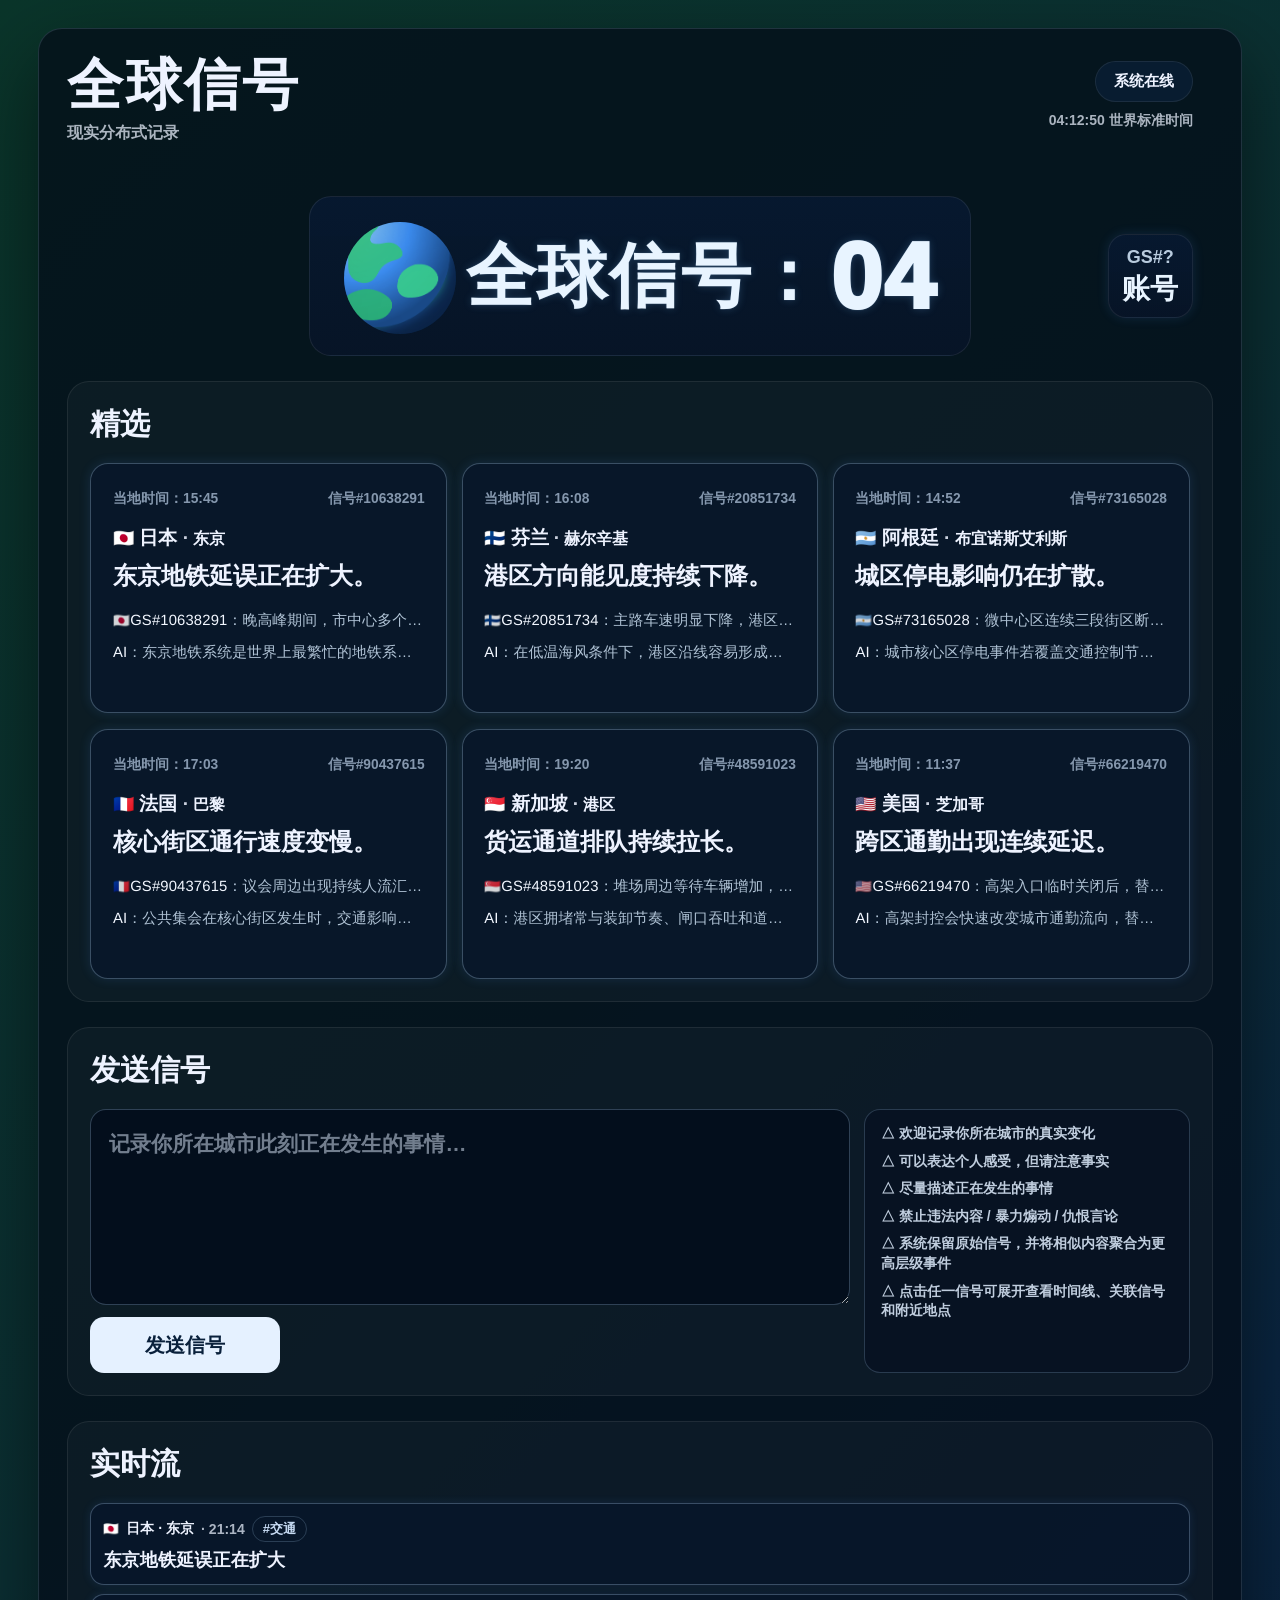
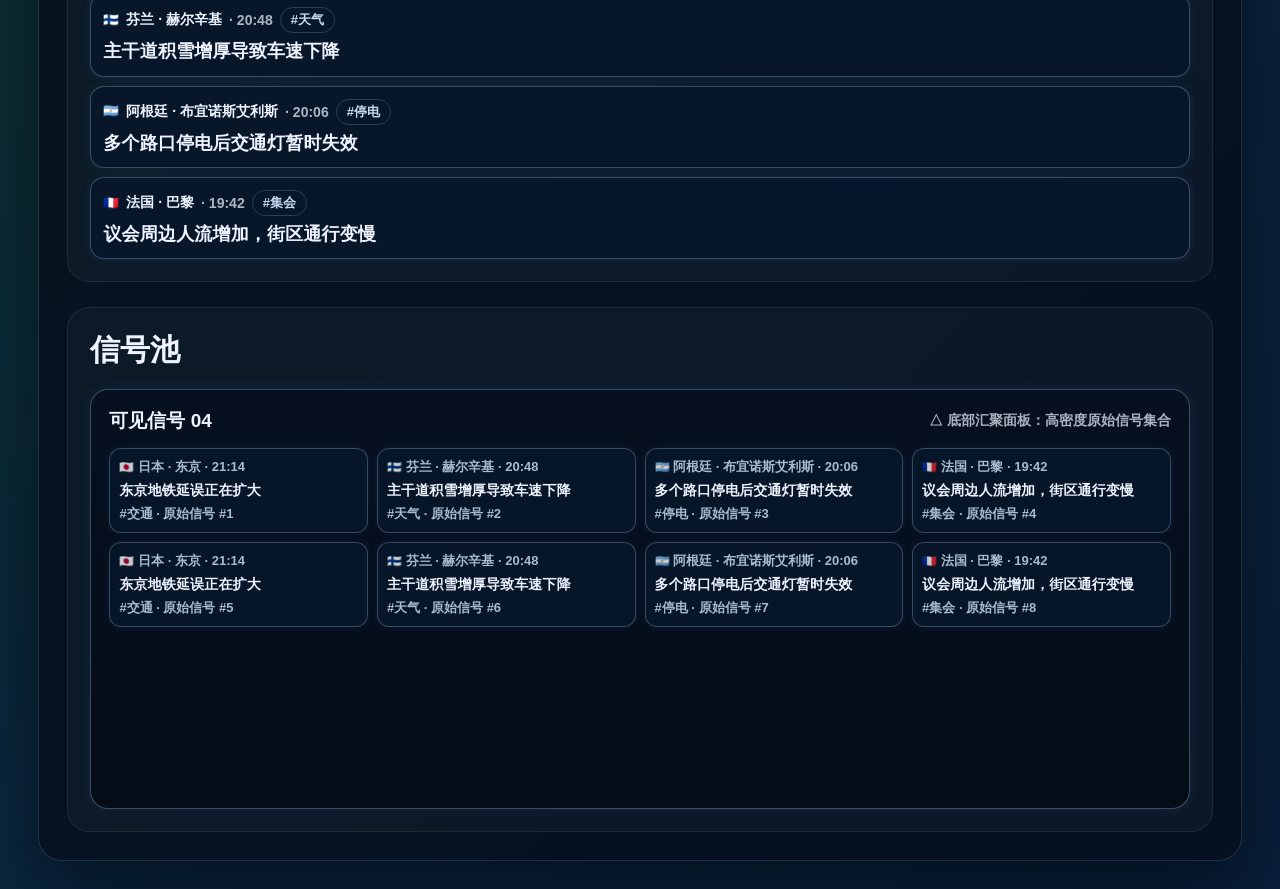
<file: index.html>
<!DOCTYPE html>
<html lang="zh-CN">
<head>
  <meta charset="UTF-8" />
  <meta name="viewport" content="width=device-width, initial-scale=1.0" />
  <title>全球信号</title>
  <meta name="description" content="现实分布式记录" />
  <meta property="og:type" content="website" />
  <meta property="og:site_name" content="全球信号" />
  <meta property="og:title" content="全球信号" />
  <meta property="og:description" content="现实分布式记录" />
  <meta property="og:image" content="https://globalhumansignal.com/share-globe.png?v=20260312-4" />
  <meta property="og:image:secure_url" content="https://globalhumansignal.com/share-globe.png?v=20260312-4" />
  <meta property="og:image:type" content="image/png" />
  <meta property="og:image:width" content="1200" />
  <meta property="og:image:height" content="630" />
  <meta property="og:image:alt" content="全球信号 - 现实分布式记录" />
  <meta name="twitter:card" content="summary_large_image" />
  <meta name="twitter:title" content="全球信号" />
  <meta name="twitter:description" content="现实分布式记录" />
  <meta name="twitter:image" content="https://globalhumansignal.com/share-globe.png?v=20260312-4" />
  <link rel="stylesheet" href="style.css?v=20260312-5" />
</head>
<body>
  <main class="page">
    <header class="header">
      <div class="header-left">
        <h1>全球信号</h1>
        <p>现实分布式记录</p>
      </div>
      <div class="header-right">
        <div class="header-status">系统在线</div>
        <div id="clock" class="header-clock">世界标准时间同步中...</div>
      </div>
    </header>

    <div class="hero-row">
      <section class="hero">
        <h2 id="heroStatus">
          <span class="hero-emoji" aria-hidden="true">
            <img class="hero-globe-img" src="share-globe.png?v=20260312-4" alt="" />
          </span>
          <span class="hero-text">
            <span class="hero-label">全球信号：</span><span class="hero-count">04</span>
          </span>
        </h2>
      </section>
      <button type="button" class="hero-account-entry" data-account-entry aria-label="用户账号入口" aria-expanded="false">
        <p class="hero-account-id">GS#?</p>
        <p class="hero-account-label">账号</p>
      </button>
    </div>

    <section class="section featured">
      <h3 class="section-title">精选</h3>
      <div id="featuredGrid" class="featured-grid">
        <article class="featured-card" data-featured-card>
          <p class="featured-time">当地时间：15:45</p>
          <p class="featured-location"><span class="inline-flag">🇯🇵</span> 日本 · 东京 · 新宿区 西新宿街</p>
          <p class="featured-event">东京地铁中断，多座换乘站延误扩大。</p>
          <p class="featured-origin" data-collapsible><span class="inline-flag">🇯🇵</span>GS#10638291：晚高峰期间，市中心多个换乘站台人流突然聚集，列车间隔拉长，部分乘客滞留在闸机区域等待疏导。</p>
          <p class="featured-translate" data-collapsible>AI翻译：During the evening peak, crowding rapidly built up at multiple central transfer platforms, train intervals lengthened, and some passengers remained in ticket gate areas awaiting guidance.</p>
          <p class="featured-ai" data-collapsible>AI：东京地铁系统是世界上最繁忙的地铁系统之一，出现换乘节点拥堵时，延误可能通过线路耦合效应向周边区域扩散。历史同类事件中，换乘站滞留通常会在 20 至 40 分钟内传导到邻近线路，恢复过程往往慢于拥堵形成过程。</p>
        </article>
        <article class="featured-card" data-featured-card>
          <p class="featured-time">当地时间：16:08</p>
          <p class="featured-location"><span class="inline-flag">🇫🇮</span> 芬兰 · 赫尔辛基 · 中央区 码头街</p>
          <p class="featured-event">主干道降雪增强，港区方向能见度持续下降。</p>
          <p class="featured-origin" data-collapsible><span class="inline-flag">🇫🇮</span>GS#20851734：主路车速明显下降，港区入口出现排队，前车灯可见距离变短，路面开始积雪。</p>
          <p class="featured-translate" data-collapsible>AI翻译：Traffic speed on main roads dropped noticeably, queues formed at the port entrance, visible headlight distance shortened, and snow began to accumulate on the road surface.</p>
          <p class="featured-ai" data-collapsible>AI：在低温海风条件下，港区沿线容易形成持续降雪带，短时能见度下降会优先影响道路和物流枢纽通行效率。若同时伴随侧风增强，车辆通行速度会进一步下滑，清雪与调度压力通常会在晚高峰时段明显上升。</p>
        </article>
        <article class="featured-card" data-featured-card>
          <p class="featured-time">当地时间：14:52</p>
          <p class="featured-location"><span class="inline-flag">🇦🇷</span> 阿根廷 · 布宜诺斯艾利斯</p>
          <p class="featured-event">城区停电扩散，多个路口交通灯暂时失效。</p>
          <p class="featured-origin" data-collapsible><span class="inline-flag">🇦🇷</span>GS#73165028：微中心区连续三段街区断电，商铺临时关闭，主干路口改为人工指挥。</p>
          <p class="featured-translate" data-collapsible>AI翻译：A three-block outage spread across the micro-center area, shops temporarily closed, and major intersections switched to manual traffic control.</p>
          <p class="featured-ai" data-collapsible>AI：城市核心区停电事件若覆盖交通控制节点，通常会先表现为路口拥堵，再逐步影响公共服务与商业活动节奏。电网恢复前，人工指挥与临时绕行会提高道路不确定性，局部拥堵常出现反复峰值。</p>
        </article>
        <article class="featured-card" data-featured-card>
          <p class="featured-time">当地时间：17:03</p>
          <p class="featured-location"><span class="inline-flag">🇫🇷</span> 法国 · 巴黎 · 东十一区 共和街</p>
          <p class="featured-event">公共集会升温，核心街区通行速度变慢。</p>
          <p class="featured-origin" data-collapsible><span class="inline-flag">🇫🇷</span>GS#90437615：议会周边出现持续人流汇聚，部分路段已设置临时分流，车辆平均通行时间上升。</p>
          <p class="featured-translate" data-collapsible>AI翻译：Sustained crowd convergence appeared around the parliament area, temporary diversions were set on some roads, and average vehicle travel time increased.</p>
          <p class="featured-ai" data-collapsible>AI：公共集会在核心街区发生时，交通影响通常先出现在边界道路，随后向外围连接路网扩散。若现场持续时间超过预期，分流策略需要动态调整，否则外围道路会出现延后性拥堵波峰。</p>
        </article>
        <article class="featured-card" data-featured-card>
          <p class="featured-time">当地时间：19:20</p>
          <p class="featured-location"><span class="inline-flag">🇸🇬</span> 新加坡 · 港区</p>
          <p class="featured-event">港口拥堵上升，货运通道排队时间继续拉长。</p>
          <p class="featured-origin" data-collapsible><span class="inline-flag">🇸🇬</span>GS#48591023：堆场周边等待车辆增加，装卸节奏变慢，主入口通行周期比平时更长。</p>
          <p class="featured-translate" data-collapsible>AI翻译：More vehicles queued around the yard area, loading and unloading pace slowed, and the main gate cycle became longer than usual.</p>
          <p class="featured-ai" data-collapsible>AI：港区拥堵常与装卸节奏、闸口吞吐和道路协同有关，短时波动会放大到城市物流链条。若车辆等候时间持续拉长，仓储与配送计划会被迫重排，次日早间通行压力也可能被同步抬高。</p>
        </article>
        <article class="featured-card" data-featured-card>
          <p class="featured-time">当地时间：11:37</p>
          <p class="featured-location"><span class="inline-flag">🇺🇸</span> 美国 · 芝加哥 · 库克郡 湖滨街</p>
          <p class="featured-event">高架封控临时扩大，跨区通勤出现连续延迟。</p>
          <p class="featured-origin" data-collapsible><span class="inline-flag">🇺🇸</span>GS#66219470：高架入口临时关闭后，替代路线车流叠加，多个匝道出现长队。</p>
          <p class="featured-translate" data-collapsible>AI翻译：After the elevated-road entrance was temporarily closed, traffic stacked on alternate routes and long queues appeared at multiple ramps.</p>
          <p class="featured-ai" data-collapsible>AI：高架封控会快速改变城市通勤流向，替代路线负载上升后，拥堵往往表现为分段式持续延迟。若匝道与地面路网衔接点缺乏缓冲，拥堵将呈现“短时缓解后再次抬升”的循环特征。</p>
        </article>
      </div>
    </section>

    <section class="section submit">
      <h3 class="section-title">发送信号</h3>
      <div class="submit-layout">
        <div class="submit-left">
          <textarea id="message" placeholder="记录你所在城市此刻正在发生的事情…"></textarea>
          <button id="submitSignal" type="button" class="submit-btn">发送信号</button>
        </div>
        <div class="submit-rules">
          <p>△ 欢迎记录你所在城市的真实变化</p>
          <p>△ 可以表达个人感受，但请注意事实</p>
          <p>△ 尽量描述正在发生的事情</p>
          <p>△ 禁止违法内容 / 暴力煽动 / 仇恨言论</p>
          <p>△ 系统保留原始信号，并将相似内容聚合为更高层级事件</p>
          <p>△ 点击任一信号可展开查看时间线、关联信号和附近地点</p>
        </div>
      </div>
    </section>

    <section class="section live-feed">
      <h3 class="section-title">实时流</h3>
      <div id="flowList" class="live-list"></div>
    </section>

    <section class="section signal-pool">
      <h3 class="section-title">信号池</h3>
      <div class="pool-panel">
        <div class="pool-head">
          <div class="pool-count" id="poolCount">可见信号 04</div>
          <div class="pool-note">△ 底部汇聚面板：高密度原始信号集合</div>
        </div>
        <div id="poolGrid" class="pool-grid"></div>
      </div>
    </section>
  </main>

  <script src="script.js?v=20260312-5"></script>
</body>
</html>
</file>
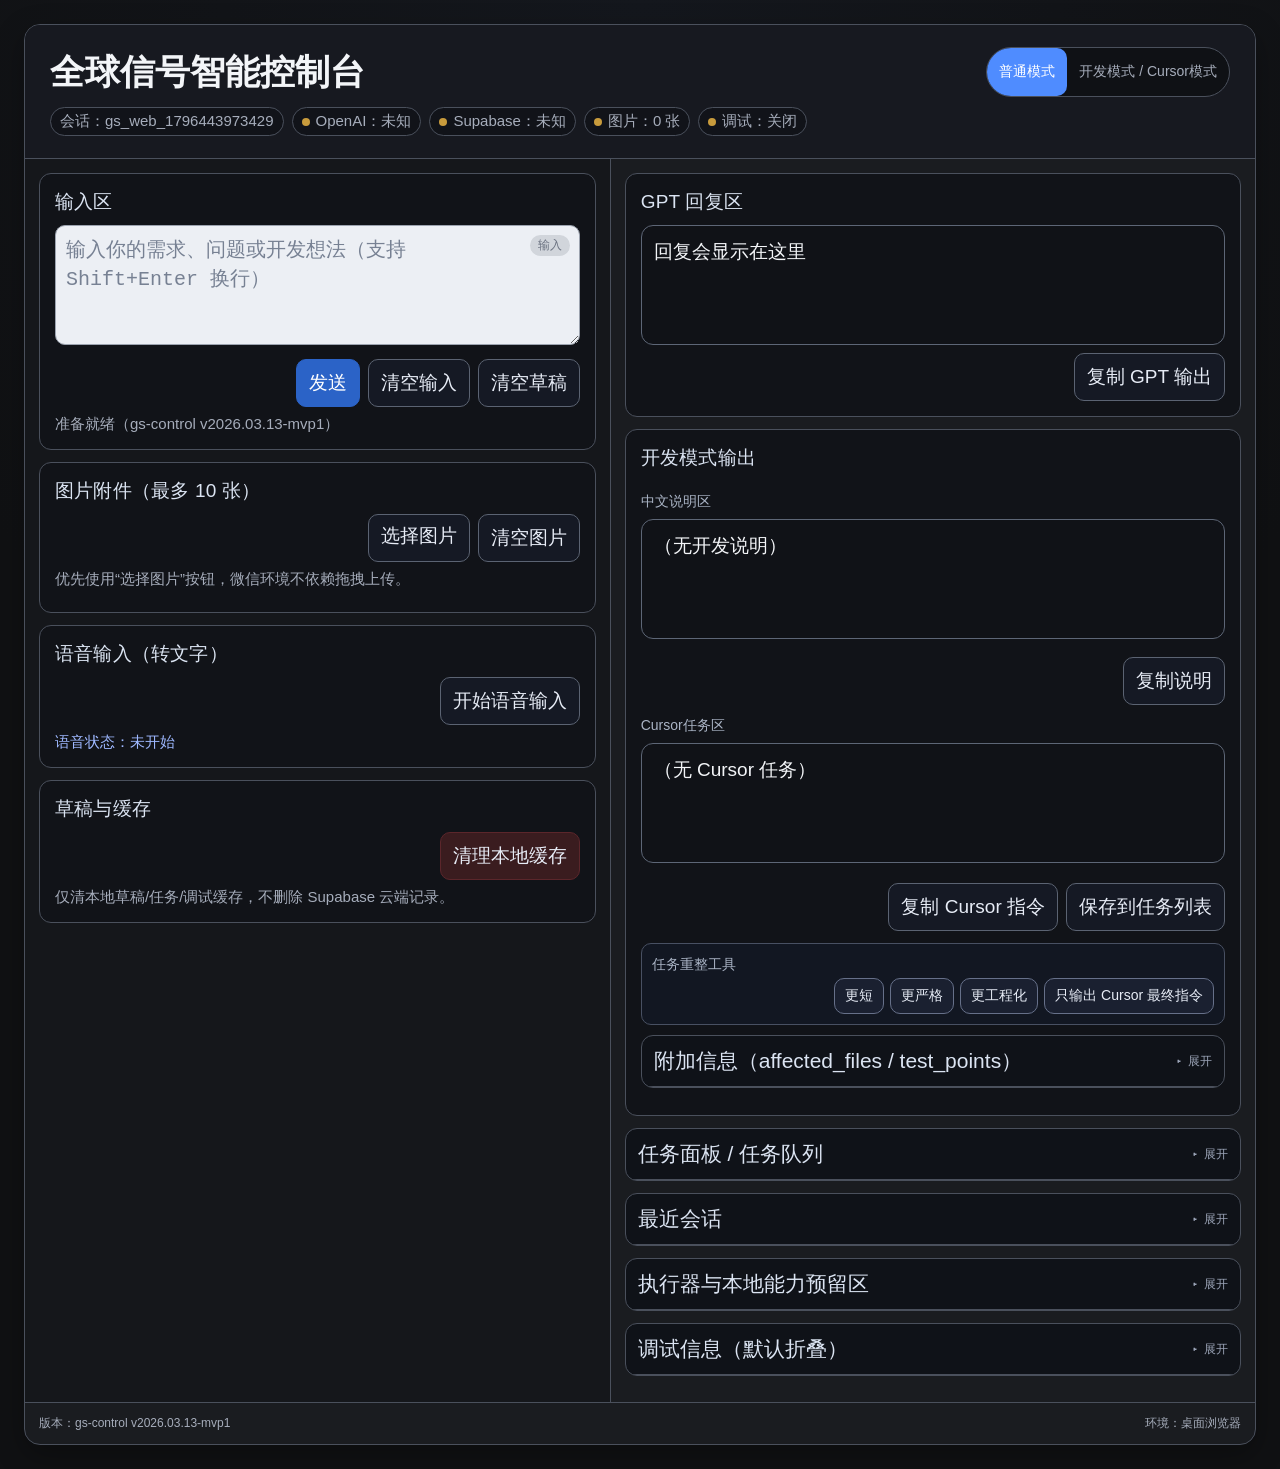
<file: gs-control.html>
<!DOCTYPE html>
<html lang="zh-CN">
<head>
  <meta charset="UTF-8" />
  <meta name="viewport" content="width=device-width, initial-scale=1.0, viewport-fit=cover" />
  <meta http-equiv="Cache-Control" content="no-store, no-cache, must-revalidate, max-age=0" />
  <meta http-equiv="Pragma" content="no-cache" />
  <meta http-equiv="Expires" content="0" />
  <title>全球信号智能控制台</title>
  <style>
    :root {
      --bg: #101113;
      --panel: #1a1c20;
      --panel-soft: #15171b;
      --border: #4a505c;
      --text: #f3f5f8;
      --muted: #a6adbb;
      --accent: #4f8cff;
      --danger: #d45a5a;
      --ok: #32b87b;
      --warn: #c89b3c;
      --radius: 12px;
    }

    * {
      box-sizing: border-box;
    }

    body {
      margin: 0;
      min-height: 100vh;
      font-family: "Segoe UI", Arial, sans-serif;
      background: radial-gradient(circle at top, #14171d 0%, var(--bg) 52%);
      color: var(--text);
      padding: 24px;
      padding-bottom: max(24px, env(safe-area-inset-bottom));
      display: flex;
      justify-content: center;
      align-items: center;
    }

    .app {
      width: min(1950px, calc(100vw - 48px));
      margin: 0;
      border: 1px solid var(--border);
      background: var(--panel);
      border-radius: 16px;
      box-shadow: 0 10px 30px rgba(0, 0, 0, 0.3);
      overflow: hidden;
    }

    .header {
      padding: 14px 16px;
      border-bottom: 1px solid var(--border);
      background: #171920;
    }

    .header-top {
      display: flex;
      flex-wrap: wrap;
      gap: 10px 14px;
      justify-content: space-between;
      align-items: center;
    }

    .title {
      margin: 0;
      font-size: 22px;
    }

    .mode-switch {
      display: inline-flex;
      border: 1px solid var(--border);
      border-radius: 999px;
      overflow: hidden;
      background: #0f1115;
    }

    .mode-btn {
      border: none;
      color: var(--muted);
      background: transparent;
      padding: 8px 12px;
      cursor: pointer;
      font-size: 14px;
    }

    .mode-btn.active {
      background: var(--accent);
      color: #fff;
    }

    .chips {
      display: flex;
      flex-wrap: wrap;
      gap: 8px;
      margin-top: 10px;
    }

    .chip {
      display: inline-flex;
      align-items: center;
      gap: 6px;
      border-radius: 999px;
      border: 1px solid var(--border);
      padding: 4px 9px;
      font-size: 12px;
      color: var(--muted);
      background: #111319;
    }

    .chip-dot {
      width: 8px;
      height: 8px;
      border-radius: 50%;
      background: #666;
    }

    .chip-ok .chip-dot { background: var(--ok); }
    .chip-warn .chip-dot { background: var(--warn); }
    .chip-bad .chip-dot { background: var(--danger); }

    .wechat-tip {
      margin-top: 10px;
      border: 1px solid #36517a;
      background: #142133;
      color: #b9d5ff;
      padding: 8px 10px;
      border-radius: 8px;
      font-size: 13px;
    }

    .main {
      display: grid;
      grid-template-columns: 1fr 1.1fr;
      gap: 0;
      min-height: 520px;
    }

    .left, .right {
      padding: 14px;
    }

    #rightTools {
      display: block;
    }

    .left {
      border-right: 1px solid var(--border);
      background: var(--panel-soft);
    }

    .section {
      border: 1px solid var(--border);
      border-radius: var(--radius);
      background: #111318;
      padding: 12px;
      margin-bottom: 12px;
    }

    .section-title {
      margin: 0 0 10px;
      font-size: 23px;
      color: #dbe4f2;
      font-weight: 500;
      letter-spacing: 0.2px;
    }

    textarea {
      width: 100%;
      min-height: 120px;
      border: 1px solid #9ca3af;
      border-radius: 10px;
      background: #eceff4;
      color: #1f2937;
      padding: 10px;
      resize: vertical;
      font-size: 15px;
      line-height: 1.45;
    }

    textarea::placeholder,
    input::placeholder {
      color: #778193;
    }

    .btn-row {
      display: flex;
      flex-wrap: wrap;
      gap: 8px;
      margin-top: 10px;
      justify-content: flex-end;
    }

    button, .file-btn {
      border: 1px solid #5b6372;
      border-radius: 10px;
      background: #151924;
      color: #e7ecf6;
      padding: 8px 12px;
      cursor: pointer;
      font-size: 14px;
      min-height: 38px;
    }

    button.primary {
      background: #2b63c7;
      border-color: #2b63c7;
      color: #fff;
    }

    button.danger {
      background: #3a1c1f;
      border-color: #5b262b;
    }

    button:disabled {
      opacity: 0.55;
      cursor: not-allowed;
    }

    .file-btn input {
      display: none;
    }

    .inline-note {
      margin-top: 8px;
      font-size: 12px;
      color: var(--muted);
    }

    .preview-wrap {
      display: grid;
      grid-template-columns: repeat(auto-fill, minmax(88px, 1fr));
      gap: 8px;
      margin-top: 8px;
    }

    .thumb {
      position: relative;
      border: 1px solid var(--border);
      border-radius: 10px;
      overflow: hidden;
      background: #0a0b0f;
      aspect-ratio: 1 / 1;
    }

    .thumb img {
      width: 100%;
      height: 100%;
      object-fit: cover;
      display: block;
    }

    .thumb button {
      position: absolute;
      right: 4px;
      top: 4px;
      border-radius: 8px;
      padding: 4px 6px;
      min-height: 20px;
      font-size: 11px;
      background: rgba(0, 0, 0, 0.7);
      border-color: rgba(255, 255, 255, 0.25);
    }

    .status {
      margin-top: 8px;
      color: var(--muted);
      min-height: 18px;
      font-size: 13px;
    }

    .voice-state {
      margin-top: 8px;
      color: #9eb8ff;
      font-size: 13px;
    }

    .output-box {
      border: 1px solid #5d6676;
      border-radius: var(--radius);
      background: #101217;
      padding: 12px;
      min-height: 120px;
      white-space: pre-wrap;
      word-break: break-word;
      overflow-wrap: anywhere;
      line-height: 1.5;
      font-size: 14px;
    }

    .output-actions {
      margin-top: 8px;
      display: flex;
      flex-wrap: wrap;
      gap: 8px;
      justify-content: flex-end;
    }

    .muted {
      color: var(--muted);
      font-size: 12px;
    }

    .dev-only {
      display: none;
    }

    body.mode-dev .dev-only {
      display: block;
    }

    .dev-panel {
      display: grid;
      gap: 10px;
    }

    .dev-subtitle {
      color: #aab4c5;
      font-size: 14px;
      margin-top: 2px;
      margin-bottom: -2px;
    }

    .task-primary-actions {
      margin-top: 10px;
    }

    .refine-wrap {
      border: 1px solid #485062;
      background: #121722;
      border-radius: 10px;
      padding: 10px;
      margin-top: 2px;
    }

    .task-refine-actions {
      margin-top: 6px;
      gap: 6px;
    }

    .task-refine-actions button {
      font-size: 14px;
      min-height: 36px;
      padding: 6px 10px;
      border-color: #667089;
      background: #1a2030;
    }

    body.mode-dev .normal-only {
      display: none;
    }

    details {
      border: 1px solid var(--border);
      border-radius: var(--radius);
      background: #0f1218;
      margin-bottom: 12px;
      overflow: hidden;
    }

    summary {
      list-style: none;
      cursor: pointer;
      padding: 11px 12px;
      border-bottom: 1px solid var(--border);
      color: var(--muted);
      user-select: none;
      font-size: 21px;
      font-weight: 500;
      color: #dbe4f2;
      display: flex;
      align-items: center;
      justify-content: space-between;
      gap: 10px;
    }

    summary::-webkit-details-marker {
      display: none;
    }

    .details-body {
      padding: 10px 12px;
      border-top: 1px solid rgba(255, 255, 255, 0.05);
      opacity: 1;
    }

    .fold-indicator {
      display: inline-flex;
      align-items: center;
      gap: 6px;
      color: #9ca5b8;
      font-size: 12px;
      font-weight: 500;
    }

    .fold-arrow {
      display: inline-block;
      transition: transform 0.35s ease;
    }

    .fold-open {
      display: inline;
    }

    .fold-close {
      display: none;
    }

    details[open] > summary .fold-arrow {
      transform: rotate(90deg);
    }

    details[open] > summary .fold-open {
      display: none;
    }

    details[open] > summary .fold-close {
      display: inline;
    }

    .task-item {
      border: 1px solid var(--border);
      border-radius: 10px;
      background: #0f1218;
      padding: 10px;
      margin-bottom: 8px;
    }

    .task-head {
      display: flex;
      justify-content: space-between;
      gap: 8px;
      align-items: center;
      margin-bottom: 8px;
      font-size: 12px;
      color: var(--muted);
    }

    .task-title {
      width: 100%;
      border: 1px solid #9ca3af;
      border-radius: 8px;
      background: #eceff4;
      color: #1f2937;
      padding: 6px 8px;
      margin-bottom: 8px;
    }

    .task-content {
      width: 100%;
      min-height: 90px;
      margin-bottom: 8px;
      font-size: 13px;
      border: 1px solid #9ca3af;
      background: #eceff4;
      color: #1f2937;
    }

    .input-shell {
      position: relative;
    }

    .input-shell > textarea,
    .input-shell > input {
      padding-right: 64px;
    }

    .input-tag {
      position: absolute;
      right: 10px;
      top: 10px;
      background: #d1d5db;
      color: #6b7280;
      border-radius: 999px;
      font-size: 12px;
      padding: 2px 8px;
      pointer-events: none;
      opacity: 0;
      transition: opacity 0.3s ease;
    }

    .input-shell.is-empty .input-tag {
      opacity: 1;
    }

    .task-actions {
      display: flex;
      flex-wrap: wrap;
      gap: 8px;
      justify-content: flex-end;
    }

    .footer {
      border-top: 1px solid var(--border);
      padding: 12px 14px;
      color: var(--muted);
      font-size: 12px;
      display: flex;
      justify-content: space-between;
      gap: 8px;
      flex-wrap: wrap;
    }

    @media (max-width: 900px) {
      body {
        padding: 8px;
        padding-bottom: calc(16px + env(safe-area-inset-bottom));
        display: block;
      }
      .main {
        grid-template-columns: 1fr;
        gap: 8px;
      }
      .left {
        border-right: none;
        border-top: 1px solid var(--border);
        border-bottom: none;
      }
      .title {
        font-size: 19px;
      }
      textarea {
        min-height: 108px;
      }
      button, .file-btn {
        min-height: 42px;
      }
      .right details {
        margin-bottom: 8px;
      }
      .main > #rightTools {
        padding: 0 14px 14px;
        background: var(--panel-soft);
        border-top: 1px solid var(--border);
      }
      .task-refine-actions {
        justify-content: flex-start;
      }
      .task-refine-actions button {
        width: 100%;
      }
    }

    /* 移动端专用布局：回复在上，输入和语音靠近，在其下方 */
    @media (max-width: 768px) {
      .main {
        display: flex;
        flex-direction: column;
      }
      #rightPanel {
        order: 1;
      }
      #leftPanel {
        order: 2;
        display: flex;
        flex-direction: column;
      }
      #rightTools {
        order: 3;
      }
      .section-input {
        order: 1;
      }
      .section-voice {
        order: 2;
      }
      .section-images {
        order: 3;
      }
      .section-cache {
        order: 4;
      }
    }

    @media (min-width: 1200px) {
      .header {
        padding: 22px 25px;
      }
      .title {
        font-size: 35px;
      }
      .section-title {
        font-size: 19px;
      }
      textarea {
        font-size: 20px;
      }
      .output-box {
        font-size: 19px;
      }
      button, .file-btn {
        font-size: 19px;
        min-height: 48px;
      }
      .main {
        min-height: 775px;
      }
      .section {
        padding: 15px;
      }
      .status,
      .voice-state,
      .muted,
      .inline-note,
      .chip {
        font-size: 15px;
      }
    }

  </style>
</head>
<body class="mode-normal">
  <div class="app">
    <header class="header">
      <div class="header-top">
        <h1 class="title">全球信号智能控制台</h1>
        <div class="mode-switch" id="modeSwitch">
          <button class="mode-btn active" data-mode="normal" type="button">普通模式</button>
          <button class="mode-btn" data-mode="dev" type="button">开发模式 / Cursor模式</button>
        </div>
      </div>
      <div class="chips">
        <span class="chip" id="chipSession">会话：-</span>
        <span class="chip chip-warn" id="chipOpenAI"><span class="chip-dot"></span>OpenAI：未知</span>
        <span class="chip chip-warn" id="chipSupabase"><span class="chip-dot"></span>Supabase：未知</span>
        <span class="chip chip-warn" id="chipUpload"><span class="chip-dot"></span>图片：0 张</span>
        <span class="chip chip-warn" id="chipDebug"><span class="chip-dot"></span>调试：关闭</span>
      </div>
      <div class="wechat-tip" id="wechatTip" style="display:none;">当前为微信内置浏览器，已启用兼容模式。</div>
    </header>

    <main class="main" id="mainLayout">
      <section class="left" id="leftPanel">
        <div class="section section-input">
          <h3 class="section-title">输入区</h3>
          <div class="input-shell is-empty">
            <textarea id="messageInput" placeholder="输入你的需求、问题或开发想法（支持 Shift+Enter 换行）"></textarea>
            <span class="input-tag">输入</span>
          </div>
          <div class="btn-row">
            <button type="button" class="primary" id="sendBtn">发送</button>
            <button type="button" id="clearInputBtn">清空输入</button>
            <button type="button" id="clearDraftBtn">清空草稿</button>
          </div>
          <div class="status" id="statusText"></div>
        </div>

        <div class="section section-images">
          <h3 class="section-title">图片附件（最多 10 张）</h3>
          <div class="btn-row">
            <label class="file-btn" for="imageInput">
              选择图片
              <input id="imageInput" type="file" accept="image/*" multiple />
            </label>
            <button type="button" id="clearImageBtn">清空图片</button>
          </div>
          <div class="inline-note">优先使用“选择图片”按钮，微信环境不依赖拖拽上传。</div>
          <div class="preview-wrap" id="previewWrap"></div>
        </div>

        <div class="section section-voice">
          <h3 class="section-title">语音输入（转文字）</h3>
          <div class="btn-row">
            <button type="button" id="voiceBtn">开始语音输入</button>
          </div>
          <div class="voice-state" id="voiceState">语音状态：未开始</div>
        </div>

        <div class="section section-cache">
          <h3 class="section-title">草稿与缓存</h3>
          <div class="btn-row">
            <button type="button" id="clearCacheBtn" class="danger">清理本地缓存</button>
          </div>
          <div class="inline-note">仅清本地草稿/任务/调试缓存，不删除 Supabase 云端记录。</div>
        </div>
      </section>

      <section class="right" id="rightPanel">
        <div class="section normal-only">
          <h3 class="section-title">GPT 回复区</h3>
          <div class="output-box" id="normalOutput">回复会显示在这里</div>
          <div class="output-actions">
            <button type="button" id="copyReplyBtn">复制 GPT 输出</button>
          </div>
        </div>

        <div class="section dev-only dev-panel">
          <h3 class="section-title">开发模式输出</h3>
          <div class="dev-subtitle">中文说明区</div>
          <div class="output-box" id="devSummaryOutput">开发模式下会显示 GPT 的中文说明</div>
          <div class="output-actions">
            <button type="button" id="copySummaryBtn">复制说明</button>
          </div>

          <div class="dev-subtitle">Cursor任务区</div>
          <div class="output-box" id="devTaskOutput">开发模式下会显示可发送给 Cursor 的任务</div>
          <div class="output-actions task-primary-actions">
            <button type="button" id="copyTaskBtn">复制 Cursor 指令</button>
            <button type="button" id="saveTaskBtn">保存到任务列表</button>
          </div>
          <div class="refine-wrap">
            <div class="dev-subtitle">任务重整工具</div>
            <div class="output-actions task-refine-actions">
              <button type="button" data-refine="short">更短</button>
              <button type="button" data-refine="strict">更严格</button>
              <button type="button" data-refine="engineering">更工程化</button>
              <button type="button" data-refine="cursor_only">只输出 Cursor 最终指令</button>
            </div>
          </div>
          <details>
            <summary><span>附加信息（affected_files / test_points）</span><span class="fold-indicator"><span class="fold-arrow">▸</span><span class="fold-open">展开</span><span class="fold-close">收起</span></span></summary>
            <div class="details-body output-box" id="devMetaOutput">暂无</div>
          </details>
        </div>

        <div id="rightTools">
        <details>
          <summary><span>任务面板 / 任务队列</span><span class="fold-indicator"><span class="fold-arrow">▸</span><span class="fold-open">展开</span><span class="fold-close">收起</span></span></summary>
          <div class="details-body">
            <div class="muted">本地任务缓存，刷新不丢失。可选同步 Supabase 云端。</div>
            <div class="btn-row">
              <button type="button" id="toggleCloudSyncBtn">云端同步：关闭</button>
              <button type="button" id="pullCloudTasksBtn">拉取云端任务</button>
            </div>
            <div id="taskList"></div>
          </div>
        </details>

        <details>
          <summary><span>最近会话</span><span class="fold-indicator"><span class="fold-arrow">▸</span><span class="fold-open">展开</span><span class="fold-close">收起</span></span></summary>
          <div class="details-body">
            <select id="sessionSelect"></select>
            <div class="btn-row">
              <button type="button" id="newSessionBtn">新建会话</button>
            </div>
          </div>
        </details>

        <details>
          <summary><span>执行器与本地能力预留区</span><span class="fold-indicator"><span class="fold-arrow">▸</span><span class="fold-open">展开</span><span class="fold-close">收起</span></span></summary>
          <div class="details-body">
            <div class="muted">本阶段只做占位，不假装已打通。</div>
            <div class="btn-row">
              <button type="button" id="sendExecutorBtn">发送到执行器（预留）</button>
              <button type="button" id="projectScanBtn">项目文件扫描（预留）</button>
              <button type="button" id="codeAnalyzeBtn">代码分析（预留）</button>
              <button type="button" id="memoryReadBtn">本地记忆库读取（预留）</button>
            </div>
          </div>
        </details>

        <details id="debugDetails">
          <summary><span>调试信息（默认折叠）</span><span class="fold-indicator"><span class="fold-arrow">▸</span><span class="fold-open">展开</span><span class="fold-close">收起</span></span></summary>
          <div class="details-body">
            <div class="output-box" id="debugOutput">暂无调试信息</div>
            <details>
              <summary><span>网络状态小面板</span><span class="fold-indicator"><span class="fold-arrow">▸</span><span class="fold-open">展开</span><span class="fold-close">收起</span></span></summary>
              <div class="details-body output-box" id="networkPanel">暂无</div>
            </details>
            <div class="btn-row">
              <button type="button" id="toggleDebugBtn">切换调试开关</button>
            </div>
          </div>
        </details>
        </div>
      </section>
    </main>

    <footer class="footer">
      <span>版本：gs-control v2026.03.13-mvp1</span>
      <span id="envText">环境：检测中</span>
    </footer>
  </div>

  <script>
    const BUILD_VERSION = "gs-control v2026.03.13-mvp1";
    const STORAGE_KEYS = {
      state: "gs_control_state_v1",
      tasks: "gs_control_tasks_v1",
      sessions: "gs_control_sessions_v1"
    };

    const state = {
      mode: "normal",
      sessionId: "",
      selectedImages: [],
      isSending: false,
      isRecording: false,
      debugEnabled: false,
      cloudTaskSync: false,
      wechatCompat: /MicroMessenger/i.test(navigator.userAgent),
      isMobile: /Android|iPhone|iPad|iPod|Mobile/i.test(navigator.userAgent),
      lastError: "",
      lastRequestMs: 0,
      lastInputFromVoice: false,
      devOutput: {
        human_summary: "",
        cursor_task_title: "",
        cursor_task_prompt: "",
        affected_files: [],
        notes: [],
        risk: [],
        test_points: []
      }
    };

    const $ = (id) => document.getElementById(id);
    const els = {
      mainLayout: $("mainLayout"),
      leftPanel: $("leftPanel"),
      rightPanel: $("rightPanel"),
      rightTools: $("rightTools"),
      modeSwitch: $("modeSwitch"),
      messageInput: $("messageInput"),
      sendBtn: $("sendBtn"),
      clearInputBtn: $("clearInputBtn"),
      clearDraftBtn: $("clearDraftBtn"),
      imageInput: $("imageInput"),
      clearImageBtn: $("clearImageBtn"),
      previewWrap: $("previewWrap"),
      voiceBtn: $("voiceBtn"),
      voiceState: $("voiceState"),
      statusText: $("statusText"),
      normalOutput: $("normalOutput"),
      copyReplyBtn: $("copyReplyBtn"),
      devSummaryOutput: $("devSummaryOutput"),
      devTaskOutput: $("devTaskOutput"),
      devMetaOutput: $("devMetaOutput"),
      copySummaryBtn: $("copySummaryBtn"),
      copyTaskBtn: $("copyTaskBtn"),
      saveTaskBtn: $("saveTaskBtn"),
      toggleCloudSyncBtn: $("toggleCloudSyncBtn"),
      pullCloudTasksBtn: $("pullCloudTasksBtn"),
      taskList: $("taskList"),
      sessionSelect: $("sessionSelect"),
      newSessionBtn: $("newSessionBtn"),
      sendExecutorBtn: $("sendExecutorBtn"),
      projectScanBtn: $("projectScanBtn"),
      codeAnalyzeBtn: $("codeAnalyzeBtn"),
      memoryReadBtn: $("memoryReadBtn"),
      clearCacheBtn: $("clearCacheBtn"),
      debugOutput: $("debugOutput"),
      networkPanel: $("networkPanel"),
      toggleDebugBtn: $("toggleDebugBtn"),
      wechatTip: $("wechatTip"),
      envText: $("envText"),
      chipSession: $("chipSession"),
      chipOpenAI: $("chipOpenAI"),
      chipSupabase: $("chipSupabase"),
      chipUpload: $("chipUpload"),
      chipDebug: $("chipDebug")
    };

    function nowTs() {
      return Date.now();
    }

    function createSessionId() {
      return "gs_web_" + nowTs();
    }

    function readJson(key, fallback) {
      try {
        const raw = localStorage.getItem(key);
        if (!raw) return fallback;
        return JSON.parse(raw);
      } catch {
        return fallback;
      }
    }

    function writeJson(key, value) {
      localStorage.setItem(key, JSON.stringify(value));
    }

    function getSavedState() {
      return readJson(STORAGE_KEYS.state, null);
    }

    function persistState() {
      const data = {
        mode: state.mode,
        sessionId: state.sessionId,
        draft: els.messageInput.value,
        selectedImages: state.selectedImages,
        devOutput: state.devOutput,
        debugEnabled: state.debugEnabled,
        cloudTaskSync: state.cloudTaskSync
      };
      writeJson(STORAGE_KEYS.state, data);
    }

    function getTasks() {
      return readJson(STORAGE_KEYS.tasks, []);
    }

    function setTasks(tasks) {
      writeJson(STORAGE_KEYS.tasks, tasks);
    }

    function getSessions() {
      return readJson(STORAGE_KEYS.sessions, []);
    }

    function setSessions(list) {
      writeJson(STORAGE_KEYS.sessions, list);
    }

    function updateChip(el, text, level) {
      el.classList.remove("chip-ok", "chip-warn", "chip-bad");
      if (level === "ok") el.classList.add("chip-ok");
      if (level === "bad") el.classList.add("chip-bad");
      if (level !== "ok" && level !== "bad") el.classList.add("chip-warn");
      const dot = "<span class='chip-dot'></span>";
      el.innerHTML = dot + text;
    }

    function setStatus(text) {
      els.statusText.textContent = text || "";
    }

    function refreshInputTagState() {
      document.querySelectorAll(".input-shell").forEach((shell) => {
        const control = shell.querySelector("textarea, input");
        if (!control) return;
        const isEmpty = !String(control.value || "").trim();
        shell.classList.toggle("is-empty", isEmpty);
      });
    }

    function setupDetailAnimations() {
      document.querySelectorAll("details").forEach((panel) => {
        const summary = panel.querySelector(":scope > summary");
        const body = panel.querySelector(":scope > .details-body");
        if (!summary || !body) return;
        summary.addEventListener("click", (event) => {
          event.preventDefault();
          if (panel.dataset.animating === "1") return;
          panel.dataset.animating = "1";
          const isOpen = panel.open;
          body.style.overflow = "hidden";
          body.style.transition = "height 0.45s ease, opacity 0.45s ease";
          if (!isOpen) {
            panel.open = true;
            body.style.height = "0px";
            body.style.opacity = "0";
            requestAnimationFrame(() => {
              body.style.height = body.scrollHeight + "px";
              body.style.opacity = "1";
            });
            setTimeout(() => {
              body.style.height = "";
              body.style.opacity = "";
              body.style.transition = "";
              body.style.overflow = "";
              panel.dataset.animating = "0";
            }, 470);
            return;
          }
          body.style.height = body.offsetHeight + "px";
          body.style.opacity = "1";
          requestAnimationFrame(() => {
            body.style.height = "0px";
            body.style.opacity = "0";
          });
          setTimeout(() => {
            panel.open = false;
            body.style.height = "";
            body.style.opacity = "";
            body.style.transition = "";
            body.style.overflow = "";
            panel.dataset.animating = "0";
          }, 470);
        });
      });
    }

    function setMode(mode) {
      state.mode = mode === "dev" ? "dev" : "normal";
      document.body.classList.remove("mode-normal", "mode-dev");
      document.body.classList.add(state.mode === "dev" ? "mode-dev" : "mode-normal");
      els.modeSwitch.querySelectorAll(".mode-btn").forEach((btn) => {
        btn.classList.toggle("active", btn.dataset.mode === state.mode);
      });
      persistState();
      updateNetworkPanel();
    }

    function renderImagePreview() {
      els.previewWrap.innerHTML = "";
      state.selectedImages.forEach((item, index) => {
        const wrap = document.createElement("div");
        wrap.className = "thumb";
        wrap.innerHTML = "<img alt='image-preview' src='" + item.url + "'/><button type='button' data-remove-image='" + index + "'>删除</button>";
        els.previewWrap.appendChild(wrap);
      });
      updateChip(els.chipUpload, "图片：" + state.selectedImages.length + " 张", state.selectedImages.length > 0 ? "ok" : "warn");
    }

    function clearImages() {
      state.selectedImages = [];
      els.imageInput.value = "";
      renderImagePreview();
      persistState();
    }

    function clearDraftOnly() {
      els.messageInput.value = "";
      state.devOutput = {
        human_summary: "",
        cursor_task_title: "",
        cursor_task_prompt: "",
        affected_files: [],
        notes: [],
        risk: [],
        test_points: []
      };
      els.devSummaryOutput.textContent = "开发模式下会显示 GPT 的中文说明";
      els.devTaskOutput.textContent = "开发模式下会显示可发送给 Cursor 的任务";
      els.devMetaOutput.textContent = "暂无";
      refreshInputTagState();
      persistState();
    }

    function clearAllLocalCache() {
      localStorage.removeItem(STORAGE_KEYS.state);
      localStorage.removeItem(STORAGE_KEYS.tasks);
      localStorage.removeItem(STORAGE_KEYS.sessions);
      state.selectedImages = [];
      state.cloudTaskSync = false;
      state.sessionId = createSessionId();
      setSessions([{ id: state.sessionId, createdAt: nowTs() }]);
      clearDraftOnly();
      renderSessions();
      renderTasks();
      renderImagePreview();
      updateCloudSyncUi();
      setStatus("本地缓存已清理（云端记录未删除）");
      updateSessionUi();
    }

    async function copyText(text, fallbackHint) {
      const value = String(text || "").trim();
      if (!value) {
        setStatus("没有可复制内容");
        return;
      }
      try {
        await navigator.clipboard.writeText(value);
        setStatus("已复制");
      } catch {
        const ta = document.createElement("textarea");
        ta.value = value;
        document.body.appendChild(ta);
        ta.select();
        const ok = document.execCommand("copy");
        document.body.removeChild(ta);
        if (ok) {
          setStatus("已复制");
          return;
        }
        setStatus(fallbackHint || "复制受限，请手动长按选择复制");
      }
    }

    function normalizeDevOutput(raw) {
      const obj = raw && typeof raw === "object" ? raw : {};
      const list = (v) => Array.isArray(v) ? v.filter(Boolean).map((x) => String(x)) : [];
      return {
        human_summary: String(obj.human_summary || "").trim(),
        cursor_task_title: String(obj.cursor_task_title || "").trim(),
        cursor_task_prompt: String(obj.cursor_task_prompt || "").trim(),
        affected_files: list(obj.affected_files),
        notes: list(obj.notes),
        risk: list(obj.risk),
        test_points: list(obj.test_points)
      };
    }

    function renderDevOutput(output) {
      state.devOutput = normalizeDevOutput(output);
      els.devSummaryOutput.textContent = state.devOutput.human_summary || "（无开发说明）";
      els.devTaskOutput.textContent = state.devOutput.cursor_task_prompt || "（无 Cursor 任务）";
      const lines = [];
      lines.push("任务标题：" + (state.devOutput.cursor_task_title || "未命名"));
      lines.push("影响文件：");
      if (state.devOutput.affected_files.length) {
        state.devOutput.affected_files.forEach((f) => lines.push("- " + f));
      } else {
        lines.push("- 暂无");
      }
      lines.push("");
      lines.push("测试点：");
      if (state.devOutput.test_points.length) {
        state.devOutput.test_points.forEach((t) => lines.push("- " + t));
      } else {
        lines.push("- 暂无");
      }
      lines.push("");
      lines.push("风险：");
      if (state.devOutput.risk.length) {
        state.devOutput.risk.forEach((r) => lines.push("- " + r));
      } else {
        lines.push("- 暂无");
      }
      els.devMetaOutput.textContent = lines.join("\n");
      persistState();
    }

    function addTaskFromCurrent() {
      const prompt = state.devOutput.cursor_task_prompt.trim();
      if (!prompt) {
        setStatus("暂无可保存任务");
        return;
      }
      const tasks = getTasks();
      tasks.unshift({
        id: "task_" + nowTs(),
        title: state.devOutput.cursor_task_title || "开发任务",
        status: "pending",
        content: prompt,
        createdAt: nowTs(),
        sentToCursor: false
      });
      setTasks(tasks.slice(0, 50));
      renderTasks();
      setStatus("已保存到任务列表");
      if (state.cloudTaskSync) {
        syncTaskToCloud(tasks[0]).catch(() => null);
      }
    }

    async function syncTaskToCloud(task) {
      if (!task) return;
      try {
        const response = await fetch("/api/tasks", {
          method: "POST",
          headers: { "Content-Type": "application/json" },
          cache: "no-store",
          body: JSON.stringify({
            session_id: state.sessionId,
            title: task.title || "开发任务",
            status: task.status || "pending",
            task_content: task.content || "",
            source: "gs-control"
          })
        });
        const data = await response.json().catch(() => ({}));
        if (!response.ok || data?.ok === false) {
          throw new Error(data?.message || "云端任务保存失败");
        }
        setStatus("任务已同步到云端");
      } catch (error) {
        state.lastError = "任务云端同步失败：" + String(error?.message || "unknown");
        setStatus(state.lastError);
        updateNetworkPanel();
      }
    }

    async function pullCloudTasks() {
      try {
        const response = await fetch("/api/tasks?session_id=" + encodeURIComponent(state.sessionId) + "&limit=30", {
          method: "GET",
          cache: "no-store"
        });
        const data = await response.json().catch(() => ({}));
        if (!response.ok || data?.ok === false || !Array.isArray(data?.tasks)) {
          throw new Error(data?.message || "拉取失败");
        }
        const localTasks = getTasks();
        const existingFingerprints = new Set(localTasks.map((t) => String((t.title || "") + "||" + (t.content || "")).trim()));
        data.tasks.forEach((item) => {
          const title = String(item?.title || "开发任务");
          const content = String(item?.task_content || "");
          const fp = String(title + "||" + content).trim();
          if (!content || existingFingerprints.has(fp)) return;
          localTasks.unshift({
            id: "cloud_" + String(item?.id || nowTs()) + "_" + nowTs(),
            title,
            status: String(item?.status || "pending"),
            content,
            createdAt: Date.parse(String(item?.created_at || "")) || nowTs(),
            sentToCursor: false
          });
          existingFingerprints.add(fp);
        });
        setTasks(localTasks.slice(0, 50));
        renderTasks();
        setStatus("云端任务已拉取");
      } catch (error) {
        state.lastError = "拉取云端任务失败：" + String(error?.message || "unknown");
        setStatus(state.lastError);
        updateNetworkPanel();
      }
    }

    function taskStatusLabel(value) {
      const map = {
        pending: "待执行",
        in_progress: "执行中",
        completed: "已完成",
        abandoned: "放弃"
      };
      return map[value] || "待执行";
    }

    function renderTasks() {
      const tasks = getTasks();
      if (!tasks.length) {
        els.taskList.innerHTML = "<div class='muted'>暂无任务</div>";
        return;
      }
      els.taskList.innerHTML = "";
      tasks.forEach((task) => {
        const card = document.createElement("div");
        card.className = "task-item";
        card.dataset.taskId = task.id;

        const head = document.createElement("div");
        head.className = "task-head";
        const created = document.createElement("span");
        created.textContent = new Date(task.createdAt || nowTs()).toLocaleString();
        const status = document.createElement("span");
        status.textContent = "状态：" + taskStatusLabel(task.status) + (task.sentToCursor ? " | 已发送" : "");
        head.appendChild(created);
        head.appendChild(status);

        const titleWrap = document.createElement("div");
        titleWrap.className = "input-shell";
        const title = document.createElement("input");
        title.className = "task-title";
        title.setAttribute("data-task-title", "");
        title.placeholder = "输入任务标题";
        title.value = String(task.title || "");
        const titleTag = document.createElement("span");
        titleTag.className = "input-tag";
        titleTag.textContent = "输入";
        titleWrap.appendChild(title);
        titleWrap.appendChild(titleTag);

        const contentWrap = document.createElement("div");
        contentWrap.className = "input-shell";
        const content = document.createElement("textarea");
        content.className = "task-content";
        content.setAttribute("data-task-content", "");
        content.placeholder = "输入任务内容";
        content.value = String(task.content || "");
        const contentTag = document.createElement("span");
        contentTag.className = "input-tag";
        contentTag.textContent = "输入";
        contentWrap.appendChild(content);
        contentWrap.appendChild(contentTag);

        const actions = document.createElement("div");
        actions.className = "task-actions";
        const actionList = [
          ["save", "保存编辑", ""],
          ["copy", "复制", ""],
          ["sent", "标记已发送给 Cursor", ""],
          ["status_pending", "待执行", ""],
          ["status_in_progress", "执行中", ""],
          ["status_completed", "已完成", ""],
          ["status_abandoned", "放弃", ""],
          ["delete", "删除", "danger"]
        ];
        actionList.forEach(([act, label, cls]) => {
          const b = document.createElement("button");
          b.type = "button";
          b.dataset.taskAct = act;
          b.textContent = label;
          if (cls) b.className = cls;
          actions.appendChild(b);
        });

        card.appendChild(head);
        card.appendChild(titleWrap);
        card.appendChild(contentWrap);
        card.appendChild(actions);
        els.taskList.appendChild(card);
      });
      refreshInputTagState();
    }

    function updateSessionUi() {
      els.chipSession.textContent = "会话：" + state.sessionId;
      persistState();
    }

    function updateCloudSyncUi() {
      if (!els.toggleCloudSyncBtn) return;
      els.toggleCloudSyncBtn.textContent = "云端同步：" + (state.cloudTaskSync ? "开启" : "关闭");
    }

    function touchSessionHistory(sessionId) {
      const sessions = getSessions();
      const existing = sessions.find((s) => s.id === sessionId);
      if (!existing) {
        sessions.unshift({ id: sessionId, createdAt: nowTs() });
      }
      setSessions(sessions.slice(0, 30));
      renderSessions();
    }

    function renderSessions() {
      const sessions = getSessions();
      if (!sessions.length) {
        setSessions([{ id: state.sessionId, createdAt: nowTs() }]);
      }
      const list = getSessions();
      els.sessionSelect.innerHTML = list.map((s) => {
        const ts = new Date(s.createdAt || nowTs()).toLocaleString();
        const selected = s.id === state.sessionId ? "selected" : "";
        return "<option value='" + s.id + "' " + selected + ">" + s.id + " | " + ts + "</option>";
      }).join("");
    }

    function mapUserError(err) {
      const msg = String(err?.message || err || "");
      if (/超时|timeout/i.test(msg)) return "网络超时，请稍后重试。";
      if (/upload|图片|image/i.test(msg)) return "图片上传失败，可先发送文本。";
      if (/supabase/i.test(msg)) return "Supabase 写入失败，不影响本次对话返回。";
      if (/微信/i.test(msg)) return "微信环境能力受限，已使用兼容模式。";
      if (/openai|ai|upstream/i.test(msg)) return "AI 接口不可达，请稍后重试。";
      return "请求失败：" + msg;
    }

    function updateDebugOutput(debugData) {
      if (!debugData) {
        els.debugOutput.textContent = "暂无调试信息";
        updateChip(els.chipOpenAI, "OpenAI：未知", "warn");
        updateChip(els.chipSupabase, "Supabase：未知", "warn");
        return;
      }
      const d = debugData;
      const lines = [
        "OpenAI 上游：" + (d.openaiBaseUrl || "未知"),
        "AI_PROVIDER：" + (d.aiProvider || "openai"),
        "请求模式：" + (d.mode || state.mode),
        "图片数量：" + Number(d.imageCount || 0),
        "Supabase 历史读取：" + (d.supabaseReadAttempted ? "已尝试" : "未尝试"),
        "历史上下文条数：" + Number(d.supabaseReadCount || 0),
        "Supabase URL 是否配置：" + (d.supabaseUrlSet ? "是" : "否"),
        "Supabase KEY 是否配置：" + (d.supabaseKeySet ? "是" : "否"),
        "用户消息写入：" + (d.userMessageWrite || "unknown"),
        "助手消息写入：" + (d.assistantMessageWrite || "unknown"),
        "任务写入：" + (d.taskWrite || "unknown"),
        "最近错误：" + (state.lastError || "无")
      ];
      if (d.supabaseReadError) lines.push("历史读取错误：" + d.supabaseReadError);
      if (Array.isArray(d.historyPreview) && d.historyPreview.length) {
        lines.push("上下文预览（最近3条）：");
        d.historyPreview.forEach((item, idx) => {
          const role = item?.role === "assistant" ? "assistant" : "user";
          lines.push((idx + 1) + ". [" + role + "] " + String(item?.text || ""));
        });
      }
      if (d.userMessageError) lines.push("user写入错误：" + d.userMessageError);
      if (d.assistantMessageError) lines.push("assistant写入错误：" + d.assistantMessageError);
      if (d.taskWriteError) lines.push("task写入错误：" + d.taskWriteError);
      els.debugOutput.textContent = lines.join("\n");
      const openAiOk = Number(d.upstreamStatus || 0) >= 200 && Number(d.upstreamStatus || 0) < 300;
      updateChip(els.chipOpenAI, "OpenAI：" + (openAiOk ? "已连接" : "异常"), openAiOk ? "ok" : "bad");
      const supaOk = d.userMessageWrite === "success" || d.assistantMessageWrite === "success";
      updateChip(els.chipSupabase, "Supabase：" + (supaOk ? "可用" : "待确认"), supaOk ? "ok" : "warn");
    }

    function updateNetworkPanel() {
      const envName = state.wechatCompat ? "微信" : (state.isMobile ? "手机浏览器" : "桌面浏览器");
      const lines = [
        "当前环境：" + envName,
        "当前模式：" + (state.mode === "dev" ? "开发模式" : "普通模式"),
        "微信兼容模式：" + (state.wechatCompat ? "是" : "否"),
        "版本号：" + BUILD_VERSION,
        "最近请求耗时：" + (state.lastRequestMs ? (state.lastRequestMs + " ms") : "暂无"),
        "最近错误原因：" + (state.lastError || "无")
      ];
      els.networkPanel.textContent = lines.join("\n");
      els.envText.textContent = "环境：" + envName;
    }

    function adjustMobileFlow() {
      if (!els.mainLayout || !els.leftPanel || !els.rightPanel || !els.rightTools) return;
      const isNarrow = window.matchMedia("(max-width: 900px)").matches;
      if (isNarrow) {
        if (els.rightPanel.parentElement !== els.mainLayout) {
          els.mainLayout.appendChild(els.rightPanel);
        }
        if (els.leftPanel.parentElement !== els.mainLayout) {
          els.mainLayout.appendChild(els.leftPanel);
        }
        if (els.rightTools.parentElement !== els.mainLayout) {
          els.mainLayout.appendChild(els.rightTools);
        }
        els.mainLayout.appendChild(els.rightPanel);
        els.mainLayout.appendChild(els.leftPanel);
        els.mainLayout.appendChild(els.rightTools);
        return;
      }

      if (els.leftPanel.parentElement !== els.mainLayout) {
        els.mainLayout.appendChild(els.leftPanel);
      }
      if (els.rightPanel.parentElement !== els.mainLayout) {
        els.mainLayout.appendChild(els.rightPanel);
      }
      els.mainLayout.appendChild(els.leftPanel);
      els.mainLayout.appendChild(els.rightPanel);
      if (els.rightTools.parentElement !== els.rightPanel) {
        els.rightPanel.appendChild(els.rightTools);
      }
    }

    async function toDataUrl(file) {
      return new Promise((resolve, reject) => {
        const reader = new FileReader();
        reader.onload = () => resolve(String(reader.result || ""));
        reader.onerror = () => reject(new Error("图片读取失败"));
        reader.readAsDataURL(file);
      });
    }

    async function addImages(files) {
      const list = Array.from(files || []);
      if (!list.length) return;
      for (const file of list) {
        if (state.selectedImages.length >= 10) break;
        if (!file.type || !file.type.startsWith("image/")) continue;
        try {
          const url = await toDataUrl(file);
          if (url) {
            state.selectedImages.push({
              name: file.name || "image",
              url
            });
          }
        } catch (e) {
          state.lastError = "上传失败：" + (e?.message || "图片读取失败");
          setStatus("上传失败，仍可继续发送文本");
        }
      }
      renderImagePreview();
      persistState();
    }

    function setSending(flag) {
      state.isSending = Boolean(flag);
      els.sendBtn.disabled = state.isSending;
      els.sendBtn.textContent = state.isSending ? "发送中..." : "发送";
    }

    async function sendMessage(overrideMessage) {
      if (state.isSending) return;
      const rawMessage = typeof overrideMessage === "string" ? overrideMessage : els.messageInput.value;
      const message = String(rawMessage || "").trim();
      const hasImages = state.selectedImages.length > 0;
      if (!message && !hasImages) {
        setStatus("请先输入文字或选择图片");
        return;
      }

      const payload = {
        session_id: state.sessionId,
        mode: state.mode,
        source: "gs-control",
        message: message || "请分析这些图片并给出建议",
        images: state.selectedImages,
        from_voice: state.lastInputFromVoice,
        save_task: false
      };

      setSending(true);
      const start = performance.now();
      setStatus("请求发送中...");
      try {
        const controller = new AbortController();
        const timer = setTimeout(() => controller.abort("timeout"), 35000);
        const response = await fetch("/api/ai", {
          method: "POST",
          headers: { "Content-Type": "application/json" },
          cache: "no-store",
          body: JSON.stringify(payload),
          signal: controller.signal
        });
        clearTimeout(timer);

        const data = await response.json().catch(() => ({}));
        if (!response.ok || data?.ok === false) {
          throw new Error(data?.message || data?.error || "请求失败");
        }

        if (state.mode === "dev") {
          renderDevOutput(data?.dev_output || {
            human_summary: data?.text || "",
            cursor_task_title: "开发任务",
            cursor_task_prompt: data?.text || "",
            affected_files: [],
            notes: [],
            risk: [],
            test_points: []
          });
          els.normalOutput.textContent = "开发模式输出已更新，请查看说明区和任务区。";
        } else {
          const reply = String(data?.text || "").trim();
          els.normalOutput.textContent = reply || "（未返回文本内容）";
        }

        state.lastInputFromVoice = false;
        if (message) {
          els.messageInput.value = "";
          refreshInputTagState();
        }
        clearImages();
        setStatus("发送成功");
        updateDebugOutput(data?.debug || null);
      } catch (error) {
        state.lastError = mapUserError(error);
        setStatus(state.lastError);
      } finally {
        state.lastRequestMs = Math.round(performance.now() - start);
        setSending(false);
        persistState();
        updateNetworkPanel();
      }
    }

    async function refineDevOutput(kind) {
      if (!state.devOutput.cursor_task_prompt.trim()) {
        setStatus("暂无可重整的 Cursor 任务");
        return;
      }
      const map = {
        short: "请在不丢失关键约束的前提下，压缩成更短版本。",
        strict: "请改写为更严格的执行规范，减少歧义。",
        engineering: "请改写为更工程化的任务说明，补全验收和测试点。",
        cursor_only: "只输出可直接给 Cursor 的最终任务指令，不要解释。"
      };
      const instruction = map[kind] || map.short;
      const prompt = [
        "基于以下开发任务重新整理：",
        "",
        state.devOutput.cursor_task_prompt,
        "",
        instruction
      ].join("\n");
      await sendMessage(prompt);
    }

    function setupVoiceInput() {
      const SpeechRecognition = window.SpeechRecognition || window.webkitSpeechRecognition;
      if (!SpeechRecognition || state.wechatCompat) {
        els.voiceBtn.disabled = true;
        els.voiceState.textContent = state.wechatCompat
          ? "语音状态：微信环境已降级（可继续文字/图片）"
          : "语音状态：当前浏览器不支持";
        return;
      }
      const recognition = new SpeechRecognition();
      recognition.lang = "zh-CN";
      recognition.continuous = false;
      recognition.interimResults = false;
      recognition.onstart = () => {
        state.isRecording = true;
        els.voiceState.textContent = "语音状态：录音中...";
        els.voiceBtn.textContent = "停止语音输入";
      };
      recognition.onend = () => {
        state.isRecording = false;
        els.voiceState.textContent = "语音状态：已结束";
        els.voiceBtn.textContent = "开始语音输入";
      };
      recognition.onerror = () => {
        state.lastError = "语音转文字失败，请改用文字输入";
        els.voiceState.textContent = "语音状态：识别失败，已降级";
        setStatus(state.lastError);
        updateNetworkPanel();
      };
      recognition.onresult = (event) => {
        const text = event?.results?.[0]?.[0]?.transcript || "";
        if (text) {
          els.messageInput.value = (els.messageInput.value ? (els.messageInput.value + "\n") : "") + text;
          state.lastInputFromVoice = true;
          setStatus("语音已转文字，可编辑后发送");
          refreshInputTagState();
          persistState();
        }
      };

      els.voiceBtn.addEventListener("click", () => {
        try {
          if (state.isRecording) {
            recognition.stop();
          } else {
            recognition.start();
          }
        } catch {
          setStatus("语音能力暂不可用，请改用文字输入");
        }
      });
    }

    function bindEvents() {
      els.modeSwitch.addEventListener("click", (event) => {
        const btn = event.target.closest(".mode-btn");
        if (!btn) return;
        setMode(btn.dataset.mode);
      });

      els.sendBtn.addEventListener("click", () => sendMessage());
      els.messageInput.addEventListener("keydown", (event) => {
        if (event.key === "Enter" && !event.shiftKey) {
          event.preventDefault();
          sendMessage();
        }
      });
      els.messageInput.addEventListener("input", persistState);
      els.messageInput.addEventListener("input", refreshInputTagState);
      els.clearInputBtn.addEventListener("click", () => {
        els.messageInput.value = "";
        refreshInputTagState();
        persistState();
      });
      els.clearDraftBtn.addEventListener("click", () => {
        clearDraftOnly();
        setStatus("草稿已清空");
      });
      els.clearImageBtn.addEventListener("click", () => {
        clearImages();
        setStatus("图片已清空");
      });
      els.imageInput.addEventListener("change", async (event) => {
        await addImages(event.target.files);
        if (state.selectedImages.length >= 10) {
          setStatus("最多可附加 10 张图片");
        }
      });
      els.previewWrap.addEventListener("click", (event) => {
        const btn = event.target.closest("[data-remove-image]");
        if (!btn) return;
        const idx = Number(btn.dataset.removeImage);
        if (!Number.isFinite(idx)) return;
        state.selectedImages.splice(idx, 1);
        renderImagePreview();
        persistState();
      });

      els.copyReplyBtn.addEventListener("click", () => copyText(els.normalOutput.textContent));
      els.copySummaryBtn.addEventListener("click", () => copyText(els.devSummaryOutput.textContent));
      els.copyTaskBtn.addEventListener("click", () => copyText(els.devTaskOutput.textContent, "复制受限，请手动选择任务文本复制"));
      els.saveTaskBtn.addEventListener("click", addTaskFromCurrent);
      els.toggleCloudSyncBtn.addEventListener("click", () => {
        state.cloudTaskSync = !state.cloudTaskSync;
        updateCloudSyncUi();
        persistState();
        setStatus("云端任务同步已" + (state.cloudTaskSync ? "开启" : "关闭"));
      });
      els.pullCloudTasksBtn.addEventListener("click", pullCloudTasks);
      document.querySelectorAll("[data-refine]").forEach((btn) => {
        btn.addEventListener("click", () => refineDevOutput(btn.dataset.refine));
      });

      els.taskList.addEventListener("click", async (event) => {
        const btn = event.target.closest("[data-task-act]");
        if (!btn) return;
        const card = event.target.closest("[data-task-id]");
        if (!card) return;
        const id = card.dataset.taskId;
        const act = btn.dataset.taskAct;
        const tasks = getTasks();
        const idx = tasks.findIndex((t) => t.id === id);
        if (idx < 0) return;
        if (act === "delete") {
          tasks.splice(idx, 1);
        } else if (act === "copy") {
          await copyText(tasks[idx].content, "复制受限，请手动选择任务文本复制");
          return;
        } else if (act === "save") {
          const titleEl = card.querySelector("[data-task-title]");
          const contentEl = card.querySelector("[data-task-content]");
          tasks[idx].title = (titleEl?.value || tasks[idx].title || "").trim() || "开发任务";
          tasks[idx].content = (contentEl?.value || tasks[idx].content || "").trim();
          if (state.cloudTaskSync) {
            syncTaskToCloud(tasks[idx]).catch(() => null);
          }
        } else if (act === "sent") {
          tasks[idx].sentToCursor = true;
        } else if (act.startsWith("status_")) {
          tasks[idx].status = act.replace("status_", "");
          if (state.cloudTaskSync) {
            syncTaskToCloud(tasks[idx]).catch(() => null);
          }
        }
        setTasks(tasks);
        renderTasks();
        setStatus("任务已更新");
      });
      els.taskList.addEventListener("input", (event) => {
        const target = event.target;
        if (!(target instanceof HTMLInputElement) && !(target instanceof HTMLTextAreaElement)) return;
        const shell = target.closest(".input-shell");
        if (!shell) return;
        const isEmpty = !String(target.value || "").trim();
        shell.classList.toggle("is-empty", isEmpty);
      });

      els.sessionSelect.addEventListener("change", () => {
        const sid = String(els.sessionSelect.value || "").trim();
        if (!sid) return;
        state.sessionId = sid;
        updateSessionUi();
        setStatus("已切换会话：" + sid);
      });

      els.newSessionBtn.addEventListener("click", () => {
        state.sessionId = createSessionId();
        touchSessionHistory(state.sessionId);
        updateSessionUi();
        setStatus("已新建会话");
      });

      const reservedAction = (name) => () => {
        setStatus(name + "：当前为接口预留阶段，暂未打通。");
      };
      els.sendExecutorBtn.addEventListener("click", reservedAction("发送到执行器"));
      els.projectScanBtn.addEventListener("click", reservedAction("项目文件扫描"));
      els.codeAnalyzeBtn.addEventListener("click", reservedAction("代码分析"));
      els.memoryReadBtn.addEventListener("click", reservedAction("本地记忆库读取"));

      els.toggleDebugBtn.addEventListener("click", () => {
        state.debugEnabled = !state.debugEnabled;
        updateChip(els.chipDebug, "调试：" + (state.debugEnabled ? "开启" : "关闭"), state.debugEnabled ? "ok" : "warn");
        persistState();
      });

      els.clearCacheBtn.addEventListener("click", () => clearAllLocalCache());
      window.addEventListener("resize", adjustMobileFlow);
    }

    function bootstrap() {
      const saved = getSavedState();
      if (saved && typeof saved === "object") {
        state.mode = saved.mode === "dev" ? "dev" : "normal";
        state.sessionId = String(saved.sessionId || "");
        state.selectedImages = Array.isArray(saved.selectedImages) ? saved.selectedImages.slice(0, 10) : [];
        state.debugEnabled = Boolean(saved.debugEnabled);
        state.cloudTaskSync = Boolean(saved.cloudTaskSync);
        if (saved.devOutput && typeof saved.devOutput === "object") {
          state.devOutput = normalizeDevOutput(saved.devOutput);
        }
        els.messageInput.value = String(saved.draft || "");
      }
      if (!state.sessionId) {
        state.sessionId = createSessionId();
      }
      touchSessionHistory(state.sessionId);
      updateSessionUi();
      setMode(state.mode);
      renderImagePreview();
      renderTasks();
      renderDevOutput(state.devOutput);
      refreshInputTagState();
      setupDetailAnimations();
      setupVoiceInput();
      bindEvents();
      updateChip(els.chipDebug, "调试：" + (state.debugEnabled ? "开启" : "关闭"), state.debugEnabled ? "ok" : "warn");
      updateCloudSyncUi();
      if (state.wechatCompat) {
        els.wechatTip.style.display = "block";
      }
      updateNetworkPanel();
      adjustMobileFlow();
      setStatus("准备就绪（" + BUILD_VERSION + "）");
    }

    bootstrap();
  </script>
</body>
</html>
</file>
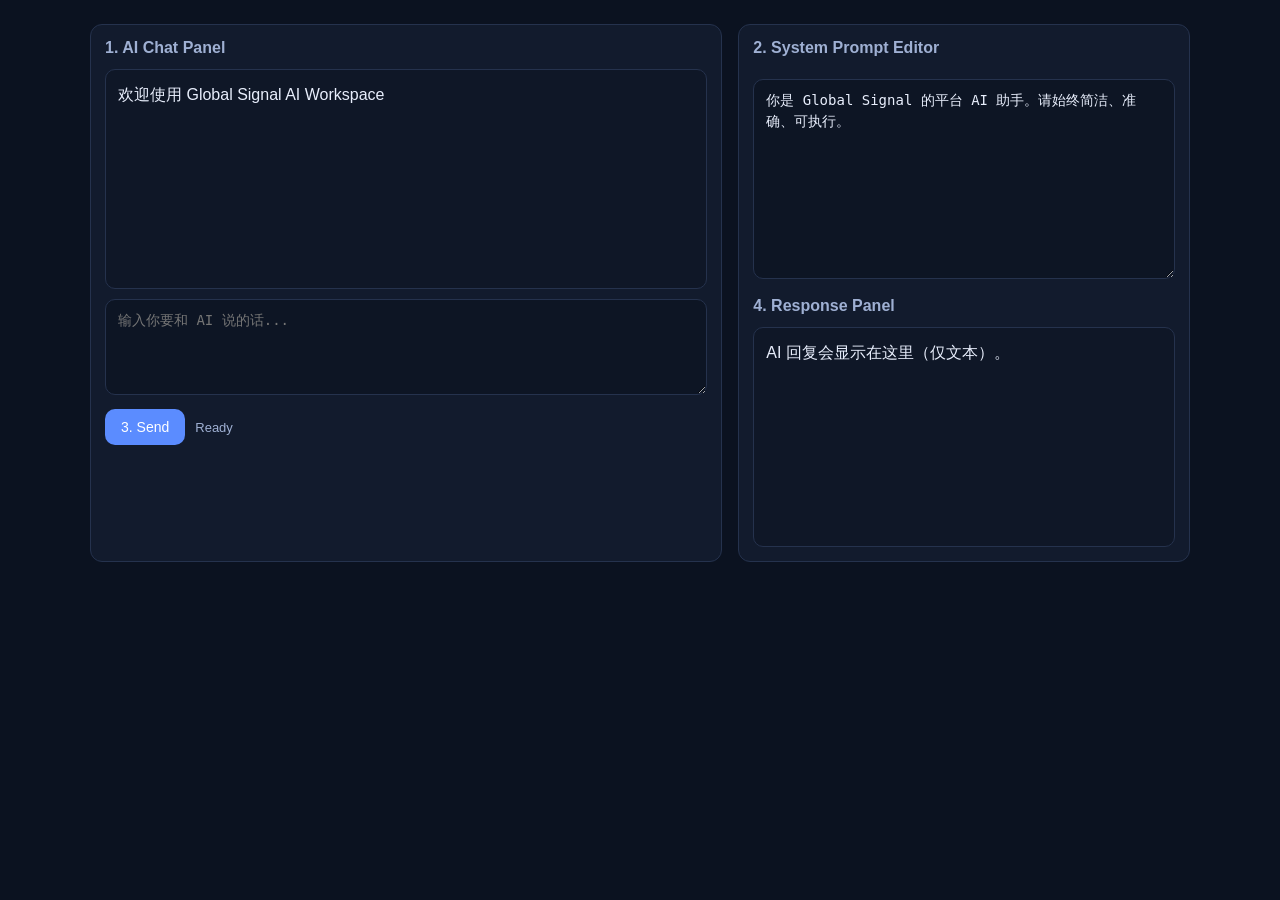
<file: test.html>
<!DOCTYPE html>
<html lang="zh-CN">
<head>
  <meta charset="UTF-8" />
  <meta name="viewport" content="width=device-width, initial-scale=1.0" />
  <title>Global Signal AI Workspace</title>
  <style>
    * { box-sizing: border-box; }

    :root {
      --bg: #0b1220;
      --panel: #121b2d;
      --panel-2: #0f1727;
      --line: #25324d;
      --text: #e8eefc;
      --muted: #9fb0d3;
      --accent: #5b8cff;
    }

    body {
      margin: 0;
      font-family: Arial, sans-serif;
      background: var(--bg);
      color: var(--text);
    }

    .workspace {
      width: min(1100px, 94vw);
      margin: 24px auto;
      display: grid;
      grid-template-columns: 1.4fr 1fr;
      gap: 16px;
    }

    .panel {
      background: var(--panel);
      border: 1px solid var(--line);
      border-radius: 12px;
      padding: 14px;
    }

    .panel h2 {
      margin: 0 0 12px;
      font-size: 16px;
      color: var(--muted);
      font-weight: 600;
    }

    .chat-log,
    .response-box {
      background: var(--panel-2);
      border: 1px solid var(--line);
      border-radius: 10px;
      padding: 12px;
      min-height: 220px;
      white-space: pre-wrap;
      line-height: 1.6;
    }

    .chat-log {
      max-height: 420px;
      overflow: auto;
    }

    .field {
      width: 100%;
      margin-top: 10px;
      background: #0d1524;
      color: var(--text);
      border: 1px solid var(--line);
      border-radius: 10px;
      padding: 10px 12px;
      resize: vertical;
      font-size: 14px;
      line-height: 1.5;
    }

    #userMessage {
      min-height: 96px;
    }

    #systemPrompt {
      min-height: 200px;
    }

    .actions {
      margin-top: 10px;
      display: flex;
      align-items: center;
      gap: 10px;
    }

    button {
      border: 0;
      border-radius: 10px;
      background: var(--accent);
      color: #fff;
      padding: 10px 16px;
      cursor: pointer;
      font-size: 14px;
    }

    .status {
      color: var(--muted);
      font-size: 13px;
    }

    @media (max-width: 900px) {
      .workspace {
        grid-template-columns: 1fr;
      }
    }
  </style>
</head>
<body>
  <div class="workspace">
    <section class="panel">
      <h2>1. AI Chat Panel</h2>
      <div class="chat-log" id="chatLog">欢迎使用 Global Signal AI Workspace</div>
      <textarea id="userMessage" class="field" placeholder="输入你要和 AI 说的话..."></textarea>
      <div class="actions">
        <button id="sendBtn" type="button">3. Send</button>
        <span class="status" id="status">Ready</span>
      </div>
    </section>

    <section class="panel">
      <h2>2. System Prompt Editor</h2>
      <textarea id="systemPrompt" class="field" placeholder="在这里写平台规则（Global Signal system prompt）...">你是 Global Signal 的平台 AI 助手。请始终简洁、准确、可执行。</textarea>

      <h2 style="margin-top: 14px;">4. Response Panel</h2>
      <div class="response-box" id="responsePanel">AI 回复会显示在这里（仅文本）。</div>
    </section>
  </div>

  <script>
    const sendBtn = document.getElementById("sendBtn");
    const userMessage = document.getElementById("userMessage");
    const systemPrompt = document.getElementById("systemPrompt");
    const responsePanel = document.getElementById("responsePanel");
    const chatLog = document.getElementById("chatLog");
    const statusEl = document.getElementById("status");

    function appendChat(role, text) {
      const now = new Date().toLocaleTimeString();
      chatLog.textContent += "\n\n[" + now + "] " + role + ":\n" + text;
      chatLog.scrollTop = chatLog.scrollHeight;
    }

    sendBtn.addEventListener("click", async () => {
      const userText = userMessage.value.trim();
      const sysText = systemPrompt.value.trim();

      if (!userText) {
        statusEl.textContent = "请输入用户消息";
        return;
      }

      statusEl.textContent = "Sending...";
      responsePanel.textContent = "";
      appendChat("USER", userText);

      try {
        const combinedMessage =
          "System Prompt:\n" + (sysText || "(empty)") + "\n\nUser Message:\n" + userText;

        const res = await fetch("/api/ai", {
          method: "POST",
          headers: {
            "Content-Type": "application/json"
          },
          body: JSON.stringify({
            systemPrompt: sysText,
            userMessage: userText,
            message: combinedMessage
          })
        });

        const data = await res.json();
        const assistantText =
          data?.text ||
          data?.output?.[0]?.content?.[0]?.text ||
          data?.data?.output?.[0]?.content?.[0]?.text ||
          "";

        responsePanel.textContent = assistantText || "（AI 未返回文本）";
        appendChat("ASSISTANT", responsePanel.textContent);
        statusEl.textContent = "Done";
      } catch (error) {
        responsePanel.textContent = "请求失败";
        appendChat("SYSTEM", "请求失败: " + error.message);
        statusEl.textContent = "Error";
      }
    });
  </script>
</body>
</html>
</file>
<file: style.css>
* {
  box-sizing: border-box;
}

:root {
  color-scheme: dark;
  --bg: radial-gradient(circle at 0% 0%, #1b2550 0, #050b16 40%, #020612 100%);
  --text: #eef3ff;
  --muted: rgba(235, 242, 255, 0.72);
  --muted-soft: rgba(235, 242, 255, 0.56);
  --line: rgba(255,255,255,0.08);
  --line-strong: rgba(120,180,255,0.35);
  --panel: rgba(255,255,255,0.03);
  --panel-strong: rgba(0,0,0,0.22);
  --blue: #8ec5ff;
  --white-pill: #f0f4fb;
  --featured-card-scale: 1.06;
  --featured-card-box-scale: 1.2;
  --featured-card-y-scale: 1.12;
}

body {
  margin: 0;
  min-height: 100vh;
  background: linear-gradient(135deg, #0a352a 0%, #0b2f33 42%, #0a2540 70%, #081f3a 100%);
  color: var(--text);
  font-family: -apple-system, BlinkMacSystemFont, "Segoe UI", "PingFang SC", "Microsoft YaHei", sans-serif;
}

button,
textarea {
  font: inherit;
}

.page {
  width: min(1320px, 94vw);
  margin: 28px auto;
  padding: 28px;
  border-radius: 24px;
  background: rgba(4, 12, 24, 0.75);
  border: 1px solid rgba(180, 220, 255, 0.15);
  box-shadow: 0 30px 80px rgba(0, 0, 0, 0.5);
}

.header {
  display: flex;
  justify-content: space-between;
  align-items: flex-start;
  gap: 24px;
  padding-bottom: 24px;
}

.header-left h1 {
  margin: 0;
  font-size: 56px;
  line-height: 1;
  font-weight: 900;
  letter-spacing: 0.04em;
}

.header-left p {
  margin: 10px 0 0;
  font-size: 16px;
  font-weight: 600;
  color: var(--muted);
}

.header-right {
  display: grid;
  justify-items: end;
  gap: 10px;
  padding-top: 4px;
  transform: translateX(-20px);
}

.header-status {
  padding: 10px 18px;
  border: 1px solid var(--line);
  border-radius: 999px;
  background: rgba(10, 32, 56, 0.7);
  font-size: 15px;
  font-weight: 700;
}

.header-clock {
  font-size: 14px;
  font-weight: 600;
  color: var(--muted);
}

.hero-row {
  margin-top: 28px;
  width: 100%;
  display: grid;
  grid-template-columns: 1fr auto 1fr;
  align-items: end;
}

.hero {
  margin: 0;
  grid-column: 2;
  width: fit-content;
  max-width: min(1080px, 100%);
  padding: 23px 34px;
  border-radius: 22px;
  border: 1px solid var(--line);
  background: linear-gradient(180deg, rgba(8, 26, 51, 0.82), rgba(8, 20, 40, 0.86));
  display: grid;
  justify-items: center;
  gap: 8px;
}

.hero-account-entry {
  grid-column: 3;
  justify-self: end;
  align-self: center;
  transform: translateX(-20px);
  width: clamp(84px, 6.6vw, 104px);
  aspect-ratio: 1 / 1;
  border-radius: 18px;
  border: 1px solid var(--line);
  background: linear-gradient(180deg, rgba(8, 26, 51, 0.82), rgba(8, 20, 40, 0.86));
  box-shadow: 0 0 12px rgba(76, 146, 255, 0.14);
  display: grid;
  align-content: center;
  justify-items: center;
  text-align: center;
  padding: 12px;
  appearance: none;
  cursor: pointer;
  color: inherit;
  font: inherit;
  outline: none;
}

.hero-account-entry:hover {
  border-color: rgba(198, 231, 255, 0.36);
}

.hero-account-entry.is-source-active {
  border-color: rgba(204, 235, 255, 0.48);
  box-shadow: 0 0 14px rgba(106, 178, 255, 0.2);
}

.hero-account-id,
.hero-account-label {
  margin: 0;
  line-height: 1.1;
}

.hero-account-id {
  font-size: 18px;
  font-weight: 700;
  color: rgba(214, 233, 251, 0.86);
}

.hero-account-label {
  margin-top: 6px;
  font-size: 28px;
  font-weight: 860;
  color: #e8f4ff;
}

.account-popover-body {
  display: grid;
  gap: 12px;
}

.account-popover-row {
  display: grid;
  grid-template-columns: auto 1fr;
  align-items: center;
  gap: 10px;
}

.account-popover-row span {
  font-size: 15px;
  font-weight: 700;
  color: rgba(220, 237, 253, 0.88);
}

.account-popover-row input {
  width: 100%;
  min-width: 0;
  height: 38px;
  border-radius: 10px;
  border: 1px solid rgba(180, 220, 255, 0.24);
  background: rgba(4, 14, 28, 0.92);
  color: var(--text);
  padding: 0 10px;
  font-size: 14px;
  font-weight: 600;
  outline: none;
}

.hero h2 {
  margin: 0;
  font-size: 40px;
  font-weight: 900;
  line-height: 1;
  display: flex;
  align-items: center;
  justify-content: center;
  gap: 10px;
  text-align: center;
  white-space: nowrap;
  flex-wrap: nowrap;
  max-width: 100%;
}

.hero-emoji {
  width: 112px;
  height: 112px;
  line-height: 0;
  display: inline-flex;
  align-items: center;
  justify-content: center;
  flex: 0 0 auto;
  transform: translateY(2px);
  overflow: hidden;
  border-radius: 50%;
  position: relative;
}

.hero-emoji::after {
  content: "";
  position: absolute;
  inset: 0;
  border-radius: 50%;
  background:
    radial-gradient(circle at 26% 20%, rgba(255, 255, 255, 0.11) 0%, rgba(255, 255, 255, 0.015) 34%, rgba(255, 255, 255, 0) 55%),
    radial-gradient(125% 120% at 72% 78%, rgba(0, 0, 0, 0.16) 0%, rgba(0, 0, 0, 0.26) 58%, rgba(0, 0, 0, 0.33) 100%);
  mix-blend-mode: multiply;
  opacity: 0.31;
  pointer-events: none;
  z-index: 2;
}

.hero-globe-img {
  width: 100%;
  height: 100%;
  display: block;
  object-fit: cover;
  object-position: 60% 46%;
  transform: scale(2.45);
  transform-origin: center center;
  position: relative;
  z-index: 1;
}

.hero-text {
  font-size: clamp(72px, 6.8vw, 96px);
  line-height: 1;
  display: inline-flex;
  align-items: center;
  gap: 6px;
  font-weight: 920;
  letter-spacing: 0.02em;
  color: #e8f4ff;
  text-shadow:
    0 0 8px rgba(120, 190, 255, 0.22),
    0 0 1px rgba(210, 236, 255, 0.5);
  transform: translateY(1px);
}

.hero-label {
  font-size: 0.8em;
}

.hero-count {
  font-size: 1.06em;
  font-weight: 950;
}

.section {
  margin-top: 25px;
  padding: 22px;
  border-radius: 22px;
  border: 1px solid var(--line);
  background: var(--panel);
}

.section-title {
  margin: 0 0 18px;
  font-size: 30px;
  font-weight: 900;
}

.featured-grid {
  display: grid;
  grid-template-columns: repeat(3, minmax(0, 1fr));
  grid-template-rows: repeat(2, minmax(0, 1fr));
  column-gap: calc(12px * var(--featured-card-box-scale));
  row-gap: calc(12px * var(--featured-card-box-scale) * var(--featured-card-y-scale));
}

.featured-card {
  min-height: calc(186px * var(--featured-card-box-scale) * var(--featured-card-y-scale));
  padding-left: calc(18px * var(--featured-card-box-scale));
  padding-right: calc(18px * var(--featured-card-box-scale));
  padding-top: calc(22px * var(--featured-card-box-scale) * var(--featured-card-y-scale));
  padding-bottom: calc(14px * var(--featured-card-box-scale) * var(--featured-card-y-scale));
  border-radius: 18px;
  border: 1px solid rgba(188, 223, 255, 0.28);
  background: rgba(8, 23, 43, 0.72);
  display: grid;
  gap: calc(10px * var(--featured-card-box-scale) * var(--featured-card-y-scale));
  align-content: start;
  box-shadow: 0 0 12px rgba(76, 146, 255, 0.14);
  cursor: pointer;
  max-height: calc(226px * var(--featured-card-box-scale) * var(--featured-card-y-scale));
  overflow: hidden;
  transform-origin: center top;
  transition: border-color 220ms ease, box-shadow 220ms ease;
}

.featured-card:hover {
  border-color: rgba(198, 231, 255, 0.36);
}

.featured-card.is-source-active {
  border-color: rgba(204, 235, 255, 0.48);
  box-shadow: 0 0 14px rgba(106, 178, 255, 0.2);
  z-index: 2;
}

.featured-time {
  margin: 0;
  font-size: calc(14px * var(--featured-card-scale));
  font-weight: 650;
  color: rgba(210, 231, 255, 0.62);
}

.featured-location {
  margin: 0;
  font-size: calc(18px * var(--featured-card-scale));
  font-weight: 800;
}

.featured-event {
  margin: 0;
  font-size: calc(23px * var(--featured-card-scale));
  font-weight: 760;
  line-height: 1.35;
  text-overflow: clip;
}

.featured-origin,
.featured-translate,
.featured-ai {
  margin: 0;
  font-size: calc(14px * var(--featured-card-scale));
  line-height: 1.32;
  color: rgba(214, 233, 251, 0.82);
}

.featured-time,
.featured-location,
.featured-event,
.featured-origin,
.featured-translate,
.featured-ai {
  display: block;
  white-space: nowrap;
  overflow: hidden;
  text-overflow: ellipsis;
}

.inline-flag {
  font-size: 0.9em;
  vertical-align: baseline;
  font-family: "Segoe UI Emoji", "Apple Color Emoji", "Noto Color Emoji", sans-serif;
}

.live-flag,
.pool-flag,
.featured-meta-flag {
  font-size: 0.9em;
  line-height: 1;
  vertical-align: baseline;
  font-family: "Segoe UI Emoji", "Apple Color Emoji", "Noto Color Emoji", sans-serif;
}

.flag-img {
  width: 0.9em;
  height: 0.9em;
  display: inline-block;
  vertical-align: -0.08em;
  object-fit: cover;
  border-radius: 2px;
}

.featured-card .featured-translate {
  display: none;
}

.featured-card .featured-origin-id,
.featured-card .featured-ai-label {
  font-weight: 500;
  color: #f2f7ff;
}

.featured-card .featured-country-name {
  font-size: 1em;
  font-weight: 800;
}

.featured-card .featured-city-name {
  font-size: 0.84em;
  font-weight: 730;
}

.featured-card .featured-location-sep {
  opacity: 0.85;
}

.featured-card .featured-time {
  margin-top: calc(-3px * var(--featured-card-scale));
  margin-bottom: calc(4px * var(--featured-card-scale));
  font-size: calc(13px * var(--featured-card-scale));
  display: flex;
  align-items: center;
  justify-content: space-between;
  gap: calc(8px * var(--featured-card-scale));
  white-space: nowrap;
  overflow: hidden;
  text-overflow: clip;
}

.featured-card .featured-time-main,
.featured-card .featured-time-signal {
  font-size: inherit;
  font-weight: inherit;
  color: inherit;
  line-height: inherit;
}

.featured-card .featured-time-main {
  min-width: 0;
  overflow: hidden;
  text-overflow: ellipsis;
}

.featured-card .featured-time-signal {
  flex: 0 0 auto;
}

.featured-card .featured-location {
  margin-top: calc(-1px * var(--featured-card-scale));
  margin-bottom: calc(-2px * var(--featured-card-scale));
}

.featured-card .featured-event {
  margin-top: calc(-2px * var(--featured-card-scale));
  margin-bottom: calc(1px * var(--featured-card-scale));
}

.featured-card .featured-origin {
  margin-top: calc(4px * var(--featured-card-scale));
}

.featured-card .featured-ai {
  margin-top: calc(-1px * var(--featured-card-scale));
}

.featured-card .featured-origin,
.featured-card .featured-translate,
.featured-card .featured-ai,
.live-text,
.pool-item .pool-main {
  font-family: "Microsoft YaHei UI", "PingFang SC", "Noto Sans SC", "Segoe UI", sans-serif;
  letter-spacing: 0.01em;
  font-weight: 520;
  text-rendering: geometricPrecision;
}

.featured-popover {
  position: fixed;
  z-index: 60;
  width: min(700px, calc(100vw - 24px));
  padding: 46px 20px 18px;
  border-radius: 16px;
  border: 1px solid rgba(198, 232, 255, 0.4);
  background: rgba(7, 19, 37, 0.9);
  backdrop-filter: blur(8px);
  box-shadow:
    0 18px 42px rgba(2, 8, 18, 0.42),
    0 0 18px rgba(102, 176, 255, 0.14);
  opacity: 0;
  transform: perspective(1100px) translate3d(0, 12px, 0) scale(0.95) rotateX(5deg);
  transform-origin: center center;
  filter: blur(1px) saturate(0.95);
  pointer-events: none;
  max-height: calc(100vh - 24px);
  overflow-y: auto;
  overscroll-behavior: contain;
  will-change: transform, opacity, filter;
  transition:
    opacity 260ms ease,
    transform 320ms cubic-bezier(0.22, 1, 0.36, 1),
    filter 280ms ease;
}

.featured-popover.is-open {
  opacity: 1;
  transform: perspective(1100px) translate3d(0, 0, 0) scale(1) rotateX(0deg);
  filter: blur(0) saturate(1);
  pointer-events: auto;
}

.featured-popover.placement-bottom {
  transform: perspective(1100px) translate3d(0, -12px, 0) scale(0.95) rotateX(-5deg);
}

.featured-popover.placement-bottom.is-open {
  transform: perspective(1100px) translate3d(0, 0, 0) scale(1) rotateX(0deg);
}

.featured-popover.no-motion {
  transition: none;
}

.featured-popover.is-mobile-layout {
  max-height: calc(100dvh - 12px);
}

.featured-popover-close {
  position: absolute;
  top: 12px;
  right: 14px;
  border: 1px solid rgba(200, 233, 255, 0.36);
  border-radius: 999px;
  background: rgba(255, 255, 255, 0.03);
  color: rgba(227, 241, 255, 0.92);
  padding: 4px 12px;
  font-size: 13px;
  font-weight: 700;
  cursor: pointer;
}

.featured-popover-body {
  display: grid;
  gap: 11px;
}

.featured-popover-meta {
  margin: 0;
  display: flex;
  justify-content: space-between;
  align-items: center;
  gap: 36px;
}

.featured-meta-location,
.featured-meta-time {
  margin: 0;
}

.featured-meta-location {
  display: flex;
  align-items: center;
  gap: 12px;
  font-size: 23px;
  font-weight: 820;
  flex-wrap: wrap;
}

.featured-meta-location.has-detail {
  gap: 10px;
}

.featured-meta-time {
  margin-left: auto;
  display: flex;
  align-items: center;
  justify-content: flex-end;
  gap: 8px;
  white-space: nowrap;
}

.featured-meta-time-label {
  font-size: 14px;
  font-weight: 680;
  color: rgba(208, 228, 248, 0.74);
}

.featured-meta-time-value {
  font-size: 19px;
  font-weight: 780;
  color: rgba(227, 241, 255, 0.96);
}

.featured-meta-detail {
  display: inline-flex;
  align-items: center;
  padding: 2px 8px;
  border-radius: 8px;
  background: rgba(4, 10, 18, 0.72);
  border: 1px solid rgba(178, 216, 250, 0.16);
  font-size: 0.82em;
  letter-spacing: 0.04em;
}

.featured-popover-body .featured-time,
.featured-popover-body .featured-location,
.featured-popover-body .featured-event,
.featured-popover-body .featured-origin,
.featured-popover-body .featured-translate,
.featured-popover-body .featured-ai {
  margin: 0;
  display: block;
  white-space: normal;
  overflow: visible;
  text-overflow: unset;
}

.featured-popover-body .featured-time {
  font-size: 14px;
}

.featured-popover-body .featured-location {
  font-size: 24px;
}

.featured-popover-body .featured-event {
  font-size: 20px;
}

.featured-popover-body .featured-origin,
.featured-popover-body .featured-translate,
.featured-popover-body .featured-ai {
  font-size: 16px;
  line-height: 1.45;
}

.submit-layout {
  display: grid;
  grid-template-columns: 7fr 3fr;
  gap: 14px;
}

.submit-left {
  display: grid;
  gap: 12px;
}

.submit-left textarea {
  width: 100%;
  min-height: 196px;
  padding: 18px;
  border-radius: 16px;
  border: 1px solid rgba(180, 220, 255, 0.25);
  background: rgba(4, 14, 28, 0.92);
  color: var(--text);
  font-size: 21px;
  font-weight: 600;
  line-height: 1.5;
  resize: vertical;
  outline: none;
}

.submit-left textarea::placeholder {
  color: rgba(225, 238, 255, 0.5);
}

.submit-btn {
  height: 56px;
  min-width: 190px;
  width: fit-content;
  padding: 0 26px;
  border: none;
  border-radius: 14px;
  background: #e5f1ff;
  color: #09203b;
  font-size: 20px;
  font-weight: 900;
  cursor: pointer;
}

.submit-rules {
  border-radius: 16px;
  border: 1px solid rgba(180, 220, 255, 0.2);
  background: rgba(7, 18, 35, 0.9);
  padding: 14px 16px;
  display: grid;
  gap: 8px;
  align-content: start;
}

.submit-rules p {
  margin: 0;
  font-size: 14px;
  line-height: 1.4;
  font-weight: 650;
  color: rgba(225, 238, 255, 0.85);
}

.live-list {
  display: grid;
  gap: 9px;
}

.live-item {
  border-radius: 14px;
  border: 1px solid rgba(188, 223, 255, 0.28);
  background: rgba(7, 22, 43, 0.8);
  padding: 12px;
  box-shadow: 0 0 10px rgba(76, 146, 255, 0.12);
}

.signal-trigger {
  width: 100%;
  border: none;
  background: transparent;
  color: inherit;
  padding: 0;
  text-align: left;
  cursor: pointer;
}

.live-meta {
  display: flex;
  flex-wrap: wrap;
  align-items: center;
  gap: 7px;
  font-size: 14px;
  font-weight: 700;
}

.live-location {
  font-weight: 850;
}

.live-time {
  color: var(--muted);
}

.live-tag {
  padding: 3px 10px;
  border-radius: 999px;
  border: 1px solid rgba(180, 220, 255, 0.2);
  font-size: 13px;
  color: rgba(210, 231, 255, 0.94);
}

.live-text {
  margin: 6px 0 0;
  font-size: 18px;
  font-weight: 760;
  line-height: 1.35;
}

.signal-details {
  display: none;
  margin-top: 10px;
  border-radius: 12px;
  border: 1px solid rgba(180, 220, 255, 0.15);
  background: rgba(6, 16, 30, 0.9);
  padding: 10px 12px;
}

.signal.open .signal-details {
  display: grid;
  gap: 4px;
}

.signal-details p {
  margin: 0;
  font-size: 14px;
  line-height: 1.45;
  color: rgba(217, 233, 250, 0.86);
}

.pool-panel {
  min-height: 420px;
  border-radius: 18px;
  border: 1px solid rgba(188, 223, 255, 0.3);
  background: linear-gradient(180deg, rgba(6, 16, 31, 0.97), rgba(5, 13, 24, 0.98));
  padding: 18px;
  display: grid;
  grid-template-rows: auto 1fr;
  gap: 14px;
  box-shadow: 0 0 14px rgba(76, 146, 255, 0.1);
}

.pool-head {
  display: flex;
  justify-content: space-between;
  align-items: center;
  gap: 14px;
}

.pool-count {
  font-size: 19px;
  font-weight: 850;
}

.pool-note {
  font-size: 14px;
  color: var(--muted);
  font-weight: 650;
}

.pool-grid {
  display: grid;
  grid-template-columns: repeat(4, minmax(0, 1fr));
  gap: 9px;
  align-content: start;
}

.pool-item {
  padding: 9px;
  border-radius: 12px;
  border: 1px solid rgba(188, 223, 255, 0.26);
  background: rgba(8, 24, 44, 0.78);
  display: grid;
  gap: 5px;
  box-shadow: 0 0 8px rgba(76, 146, 255, 0.1);
}

.pool-item .pool-row {
  font-size: 13px;
  font-weight: 700;
  color: rgba(213, 233, 255, 0.78);
}

.pool-item .pool-main {
  font-size: 14px;
  font-weight: 800;
  line-height: 1.35;
}

@media (max-width: 1100px) {
  .page {
    width: min(980px, 96vw);
    padding: 22px;
  }

  .featured-grid {
    grid-template-columns: repeat(2, minmax(0, 1fr));
    grid-template-rows: auto;
  }

  .submit-layout {
    grid-template-columns: 1fr;
  }

  .pool-grid {
    grid-template-columns: repeat(2, minmax(0, 1fr));
  }
}

@media (max-width: 768px) {
  .page {
    --featured-card-scale: 1.02;
    --featured-card-box-scale: 1.1;
    --featured-card-y-scale: 1.06;
    width: 96vw;
    margin: 12px auto 16px;
    padding: 14px;
    border-radius: 16px;
  }

  .header {
    flex-direction: column;
    gap: 10px;
    padding-bottom: 14px;
  }

  .header-left h1 {
    font-size: 36px;
    letter-spacing: 0.02em;
  }

  .header-left p {
    margin-top: 6px;
    font-size: 13px;
  }

  .header-right {
    width: 100%;
    justify-items: start;
    gap: 8px;
    padding-top: 0;
    transform: none;
  }

  .hero-row {
    margin-top: 14px;
    width: 100%;
    display: flex;
    align-items: flex-end;
    justify-content: center;
    gap: 8px;
  }

  .hero {
    width: 100%;
    padding: 12px 10px;
    border-radius: 14px;
  }

  .hero-account-entry {
    position: static;
    transform: none;
    width: 78px;
    border-radius: 12px;
    padding: 8px 6px;
  }

  .hero-account-id {
    font-size: 10px;
  }

  .hero-account-label {
    margin-top: 3px;
    font-size: 16px;
  }

  .hero h2 {
    gap: 6px;
  }

  .hero-emoji {
    width: 54px;
    height: 54px;
    transform: none;
  }

  .hero-globe-img {
    object-position: 60% 46%;
    transform: scale(2.55);
  }

  .hero-text {
    font-size: 38px;
    transform: none;
    gap: 4px;
    letter-spacing: 0.01em;
  }

  .section {
    margin-top: 12px;
    padding: 12px;
    border-radius: 14px;
  }

  .section-title {
    margin-bottom: 10px;
    font-size: 24px;
  }

  .featured-grid {
    grid-template-columns: 1fr;
    gap: 10px;
  }

  .featured-card {
    min-height: 132px;
    max-height: 176px;
    padding: 12px;
    gap: 6px;
  }

  .featured-time {
    font-size: 12px;
  }

  .featured-location {
    font-size: 14px;
  }

  .featured-event {
    font-size: 18px;
  }

  .featured-origin,
  .featured-translate,
  .featured-ai {
    font-size: 12px;
  }

  .featured-popover {
    width: calc(100vw - 16px);
    padding: 14px 14px 12px;
    padding-top: 40px;
    border-radius: 12px;
    max-height: calc(100dvh - 10px);
    overflow-y: auto;
    -webkit-overflow-scrolling: touch;
    touch-action: pan-y;
  }

  .featured-popover-close {
    top: 8px;
    right: 10px;
    padding: 6px 12px;
    font-size: 13px;
  }

  .featured-popover-body {
    gap: 7px;
  }

  .featured-popover-meta {
    gap: 14px;
  }

  .featured-meta-location {
    font-size: 18px;
    gap: 8px;
  }

  .featured-meta-detail {
    font-size: 0.78em;
    padding: 2px 6px;
  }

  .featured-meta-time {
    gap: 6px;
    min-height: 30px;
  }

  .featured-meta-time-label {
    font-size: 12px;
  }

  .featured-meta-time-value {
    font-size: 14px;
  }

  .featured-popover-body .featured-location {
    font-size: 18px;
  }

  .featured-popover-body .featured-event {
    font-size: 16px;
  }

  .featured-popover-body .featured-origin,
  .featured-popover-body .featured-translate,
  .featured-popover-body .featured-ai {
    font-size: 13px;
    line-height: 1.4;
  }

  .submit-left textarea {
    min-height: 160px;
    padding: 12px;
    font-size: 16px;
  }

  .submit-btn {
    width: 100%;
    min-width: 0;
    height: 46px;
    font-size: 17px;
  }

  .submit-rules {
    padding: 12px;
    gap: 6px;
  }

  .submit-rules p {
    font-size: 12px;
  }

  .live-item {
    padding: 10px;
  }

  .live-meta {
    gap: 6px;
    font-size: 12px;
  }

  .live-tag {
    font-size: 11px;
    padding: 2px 8px;
  }

  .live-text {
    margin-top: 4px;
    font-size: 15px;
  }

  .signal-details {
    margin-top: 8px;
    padding: 8px 10px;
  }

  .signal-details p {
    font-size: 12px;
  }

  .pool-panel {
    min-height: 280px;
    padding: 12px;
    gap: 10px;
  }

  .pool-head {
    flex-direction: column;
    align-items: flex-start;
    gap: 4px;
  }

  .pool-count {
    font-size: 16px;
  }

  .pool-note {
    font-size: 12px;
  }

  .pool-grid {
    grid-template-columns: repeat(2, minmax(0, 1fr));
    gap: 8px;
  }

  .pool-item {
    padding: 8px;
  }

  .pool-item .pool-row {
    font-size: 12px;
  }

  .pool-item .pool-main {
    font-size: 13px;
  }
}

@media (max-width: 520px) {
  .page {
    width: 98vw;
    margin: 8px auto 12px;
    padding: 10px;
  }

  .section {
    padding: 10px;
    border-radius: 12px;
  }

  .section-title {
    font-size: 21px;
  }

  .featured-card {
    min-height: 124px;
    max-height: 168px;
    padding: 10px;
  }

  .featured-popover {
    width: calc(100vw - 10px);
    left: 5px !important;
    top: 5px !important;
    border-radius: 10px;
    padding: 12px 12px 10px;
    padding-top: 38px;
  }

  .featured-popover-meta {
    flex-direction: column;
    align-items: flex-start;
    gap: 6px;
  }

  .featured-meta-location {
    font-size: 16px;
    gap: 7px;
  }

  .featured-meta-time {
    margin-left: 0;
    justify-content: flex-start;
  }

  .submit-left textarea {
    min-height: 148px;
    font-size: 15px;
  }
}

@media (hover: none) and (pointer: coarse) {
  .featured-card:hover {
    border-color: rgba(188, 223, 255, 0.28);
  }
}

@media (prefers-reduced-motion: reduce) {
  .featured-popover {
    transition: none;
  }

  .featured-card {
    transition: none;
  }
}
</file>
